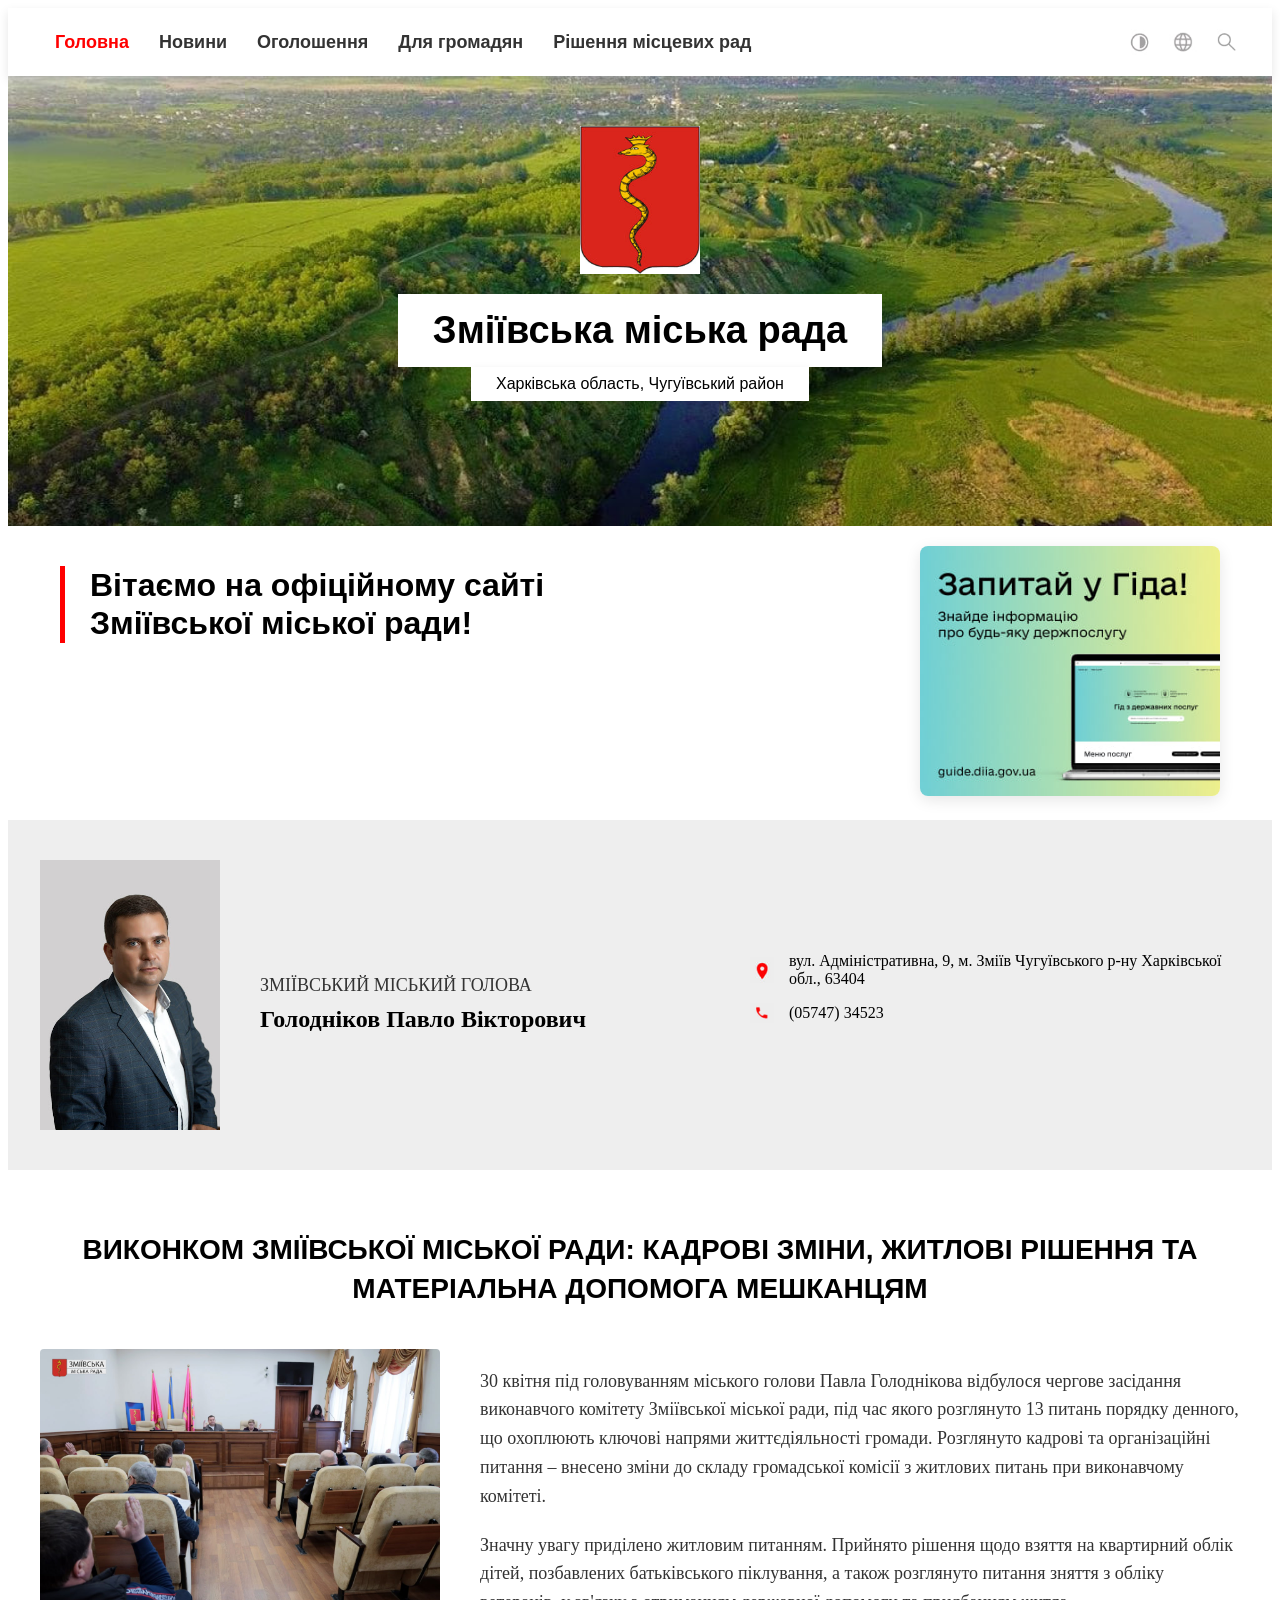
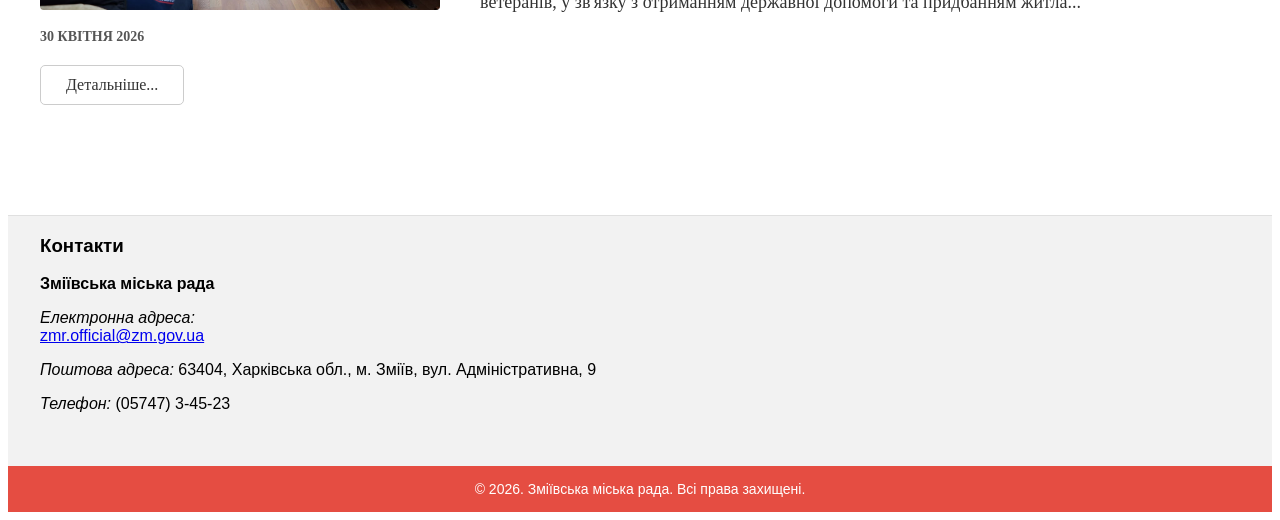
<file: Bykov_Pavlo/index.html>
<!DOCTYPE html>
<html lang="uk">
<head>
    <meta charset="UTF-8">
    <title>Зміївська міська рада</title>
    <link rel="stylesheet" href="css/style.css">
</head>
<body>
    <header class="main-header">
			<nav class="nav-menu">
				<ul class="nav-list">
					<li><a href="index.html" class="active">Головна</a></li>
					<li><a href="news.html">Новини</a></li>
					<li><a href="#">Оголошення</a></li>
					<li><a href="#">Для громадян</a></li>
					<li><a href="decisions.html">Рішення місцевих рад</a></li>
				</ul>        
			    <div class="nav-icons">
				    <img src="images/1.png" alt="Темний режим" class="header-icon">
				    <img src="images/2.png" alt="Мова" class="header-icon">
				    <img src="images/3.png" alt="Пошук" class="header-icon">
			    </div>
		   </nav>
    </header>
    <main> 
        <section class="hero-banner">
    		<div class="container">
        		<img src="images/banner2.png" class="banner-img">        
        		<div class="banner-content">
           			<img src="images/gerb.png" class="banner-gerb">
            		<div class="banner-text">
                		<h1 class="main-title">Зміївська міська рада</h1>
						<p class="sub-title">Харківська область, Чугуївський район</p>
            		</div>
       			 </div>
    		</div>
		</section>		
		<div class="welcome-container">
            <div class="welcome-block">
                <h2 class="welcome-text">
                    Вітаємо на офіційному сайті <br> 
                    Зміївської міської ради!
                </h2>
            </div>    
            <a href="https://guide.diia.gov.ua" target="_blank" class="guide-link">
                <img src="images/gid.png" alt="" class="guide-img">
            </a>
        </div>
		<section class="head-section">
    		<div class="head-container">       		
        		<div class="head-photo">
           	<img src="images/golova.png" alt="">
        </div>
        
        	<div class="head-info">
            	<p class="head-post">ЗМІЇВСЬКИЙ МІСЬКИЙ ГОЛОВА</p>
            	<h3 class="head-name">Голодніков Павло Вікторович</h3>
        	</div>

        
        	<div class="head-contacts">
            	<div class="contact-item">
                		<img src="images/geo-icon.png" alt="Адреса">
                		<span>вул. Адміністративна, 9, м. Зміїв Чугуївського р-ну Харківської обл., 63404</span>
            		</div>
            		<div class="contact-item">
                		<img src="images/phone-icon.png" alt="Телефон">
                		<span>(05747) 34523</span>
            		</div>            		
       			</div>
    		</div>
		</section>
		<section class="news-section">
    <div class="news-container">
        <h2 class="news-main-title">
            ВИКОНКОМ ЗМІЇВСЬКОЇ МІСЬКОЇ РАДИ: КАДРОВІ ЗМІНИ, ЖИТЛОВІ РІШЕННЯ ТА МАТЕРІАЛЬНА ДОПОМОГА МЕШКАНЦЯМ
        </h2>

        <div class="news-content">
            <div class="news-left">
                <img src="images/news1.png" alt="Засідання виконкому" class="news-img">
                
                <div class="news-meta">
                    <span class="news-date">30 КВІТНЯ 2026</span>
                </div>

				
                <a href="http://www.zmiivmisto.gov.ua/6376-vikonkom-zmijivskoji-miskoji-radi-kadrovi-zmini-zhitlovi-rishennya-ta-materialna-dopomoga-meshkantsyam.html" class="btn-more">Детальніше...</a>
            	</div>

            
                    <div class="news-right">
                        <p>30 квітня під головуванням міського голови Павла Голоднікова відбулося чергове засідання виконавчого комітету Зміївської міської ради, під час якого розглянуто 13 питань порядку денного, що охоплюють ключові напрями життєдіяльності громади. Розглянуто кадрові та організаційні питання – внесено зміни до складу громадської комісії з житлових питань при виконавчому комітеті.</p>
                        <p>Значну увагу приділено житловим питанням. Прийнято рішення щодо взяття на квартирний облік дітей, позбавлених батьківського піклування, а також розглянуто питання зняття з обліку ветеранів, у зв'язку з отриманням державної допомоги та придбанням житла...</p>
           		   </div>
        	   </div>
    	   </div>
	   </section>
    </main>
	<footer class="site-footer">
    	<div class="footer-gray-zone">
    <div class="container">
				<div class="footer-columns">
					<!-- Колонка 1: Контакти -->
					<div class="footer-column">
						<h3 class="footer-heading">Контакти</h3>
						<p class="footer-org"><strong>Зміївська міська рада</strong></p>
						
						<p class="footer-info">
							<em>Електронна адреса:</em><br>
							<a href="mailto:zmr.official@zm.gov.ua" class="footer-email">zmr.official@zm.gov.ua</a>
						</p>
						
						<p class="footer-info">
							<em>Поштова адреса:</em> 63404, Харківська обл., м. Зміїв, вул. Адміністративна, 9
						</p>
						
						<p class="footer-info">
							<em>Телефон:</em> (05747) 3-45-23
						</p>
					</div>
					
					<div class="footer-column"></div>
					<div class="footer-column"></div>
					<div class="footer-column"></div>
				</div>
			</div>
		</div>
    
    	<div class="footer-red-line">
        	<p>© 2026. Зміївська міська рада. Всі права захищені.</p>
    	</div>
	</footer>		
</body>
</html>
</file>
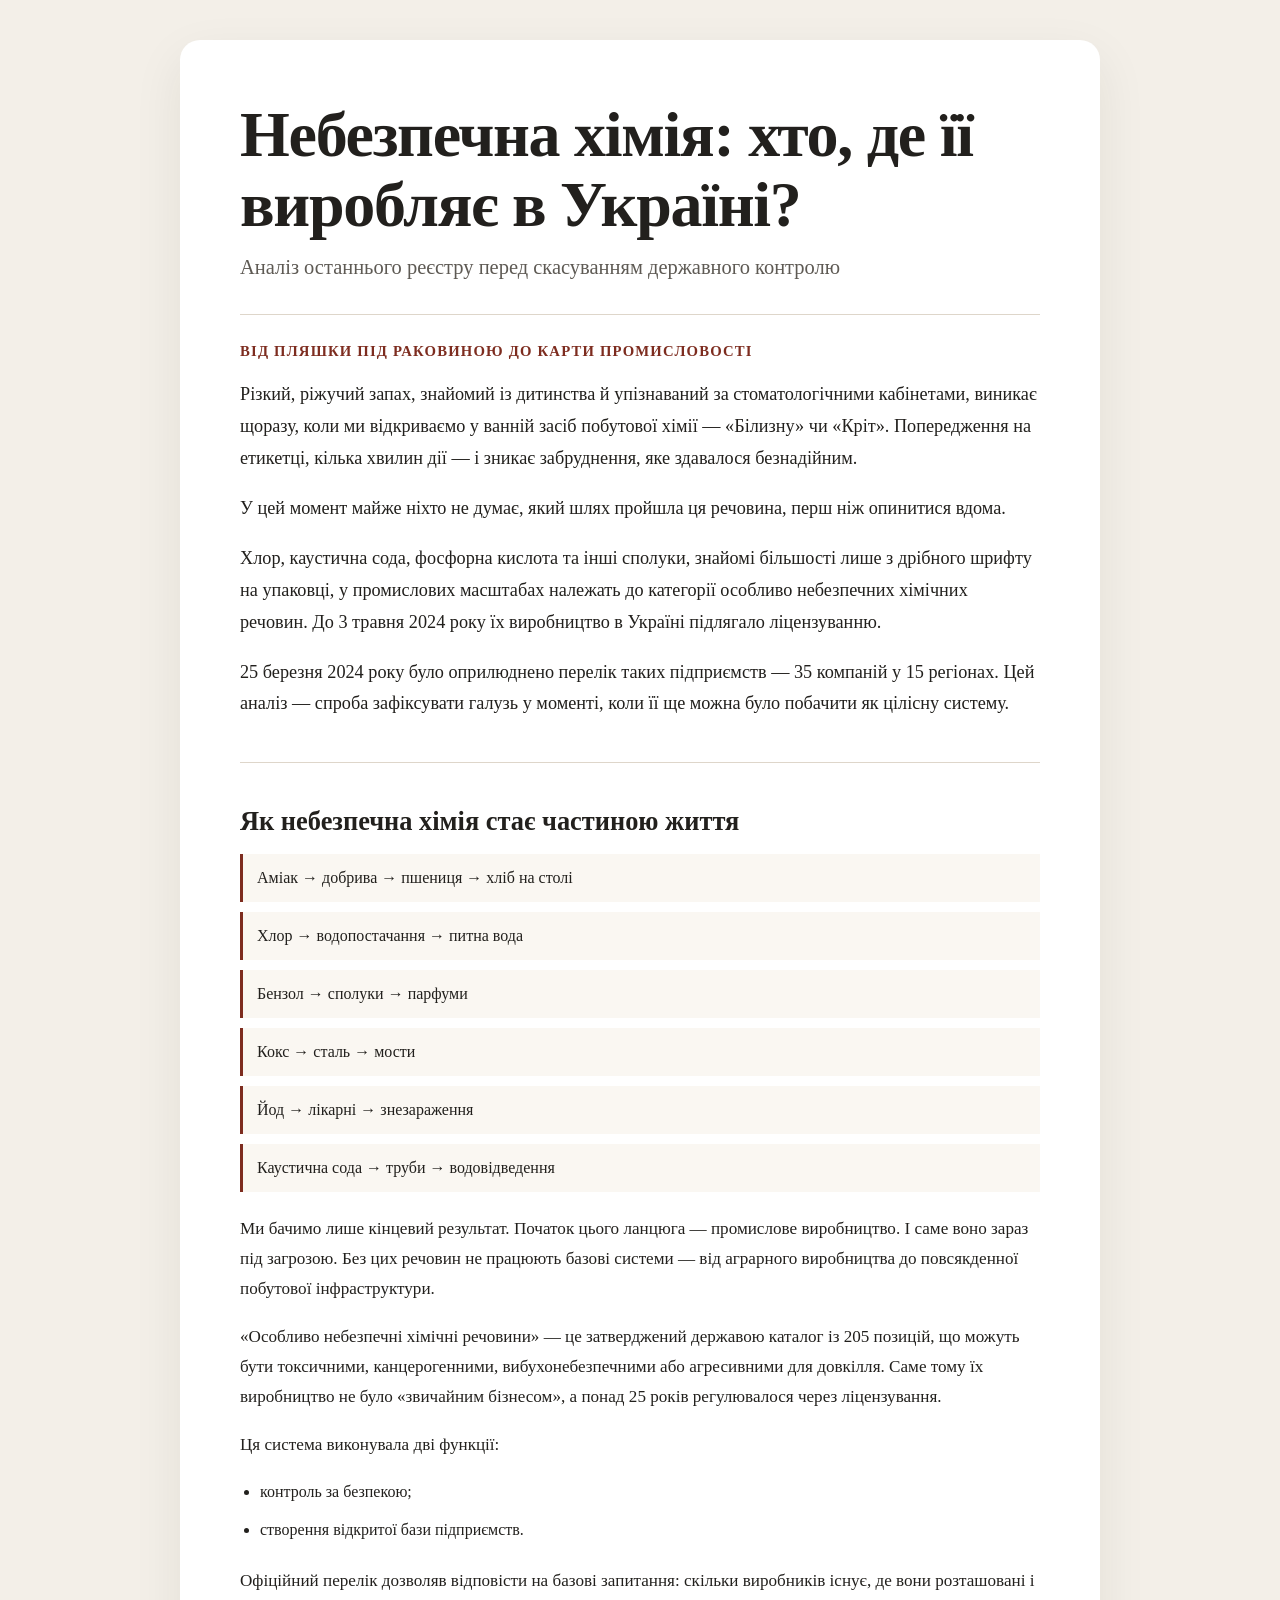
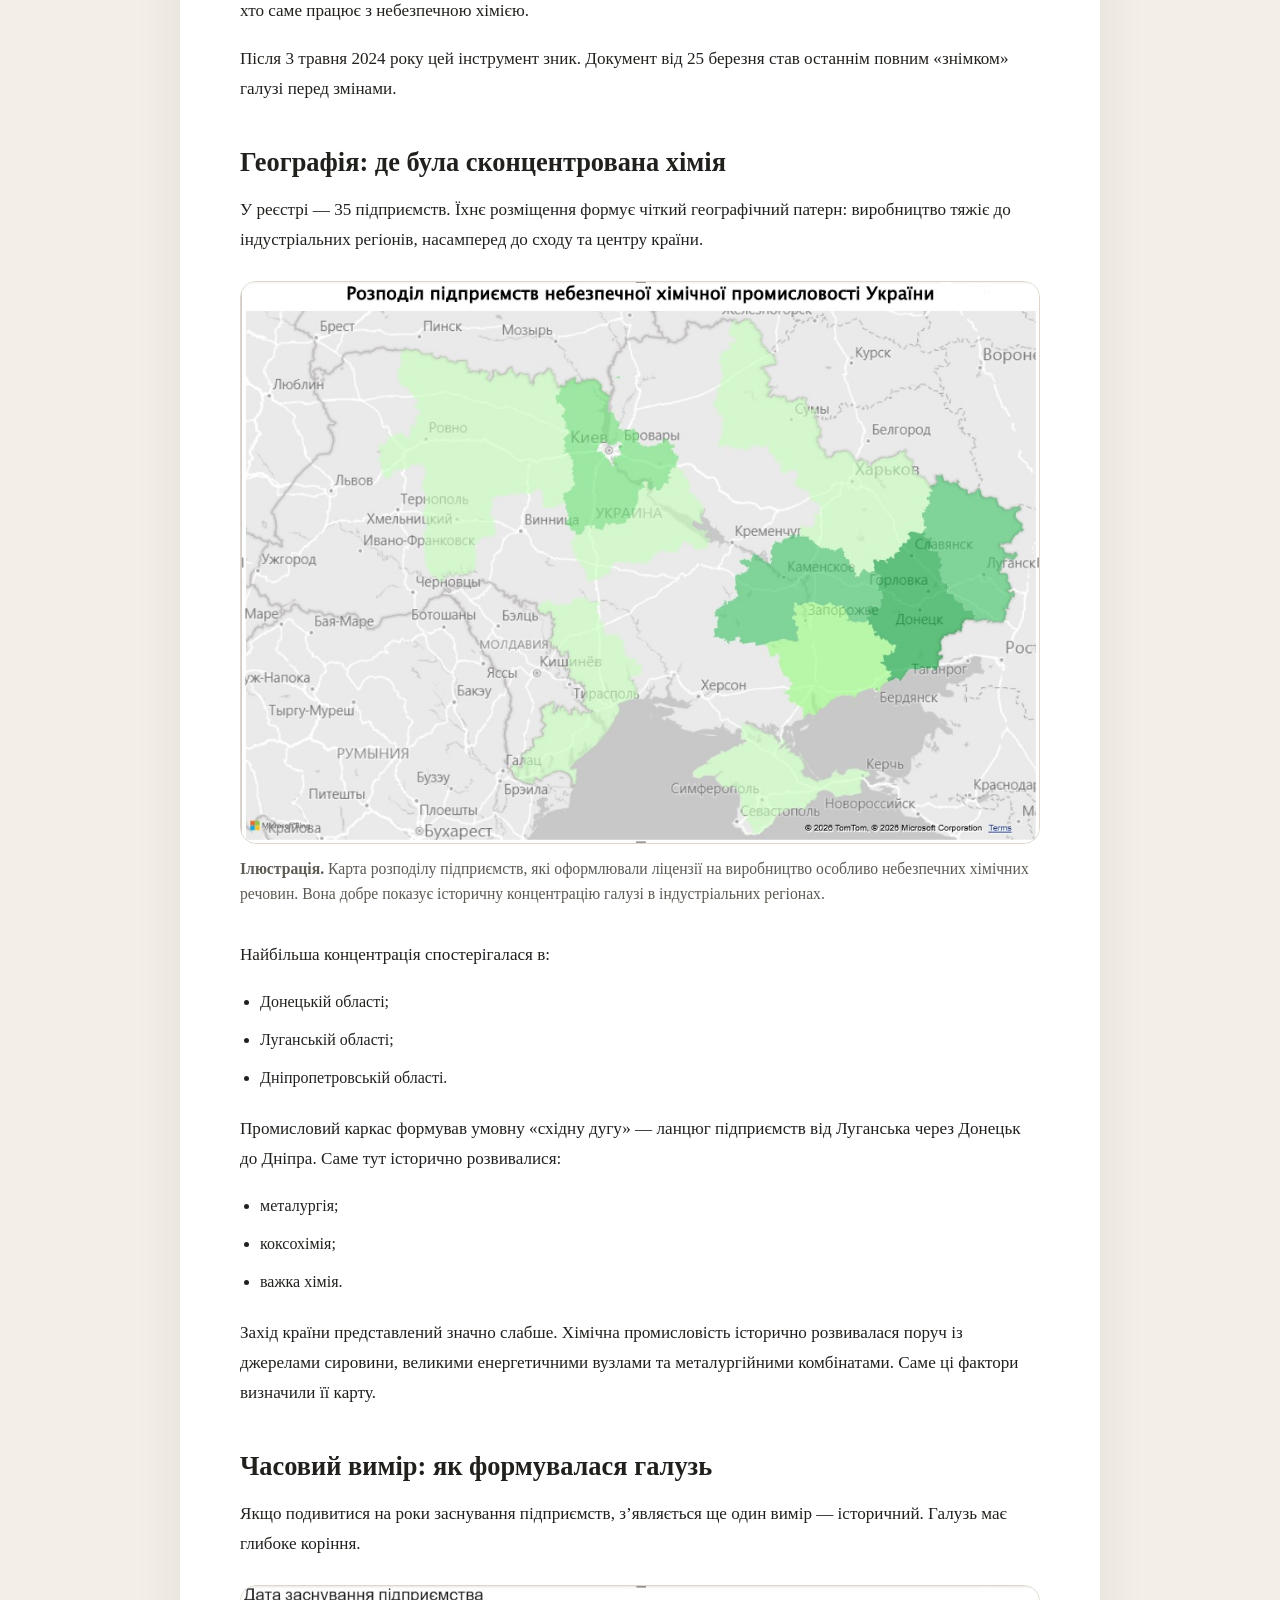
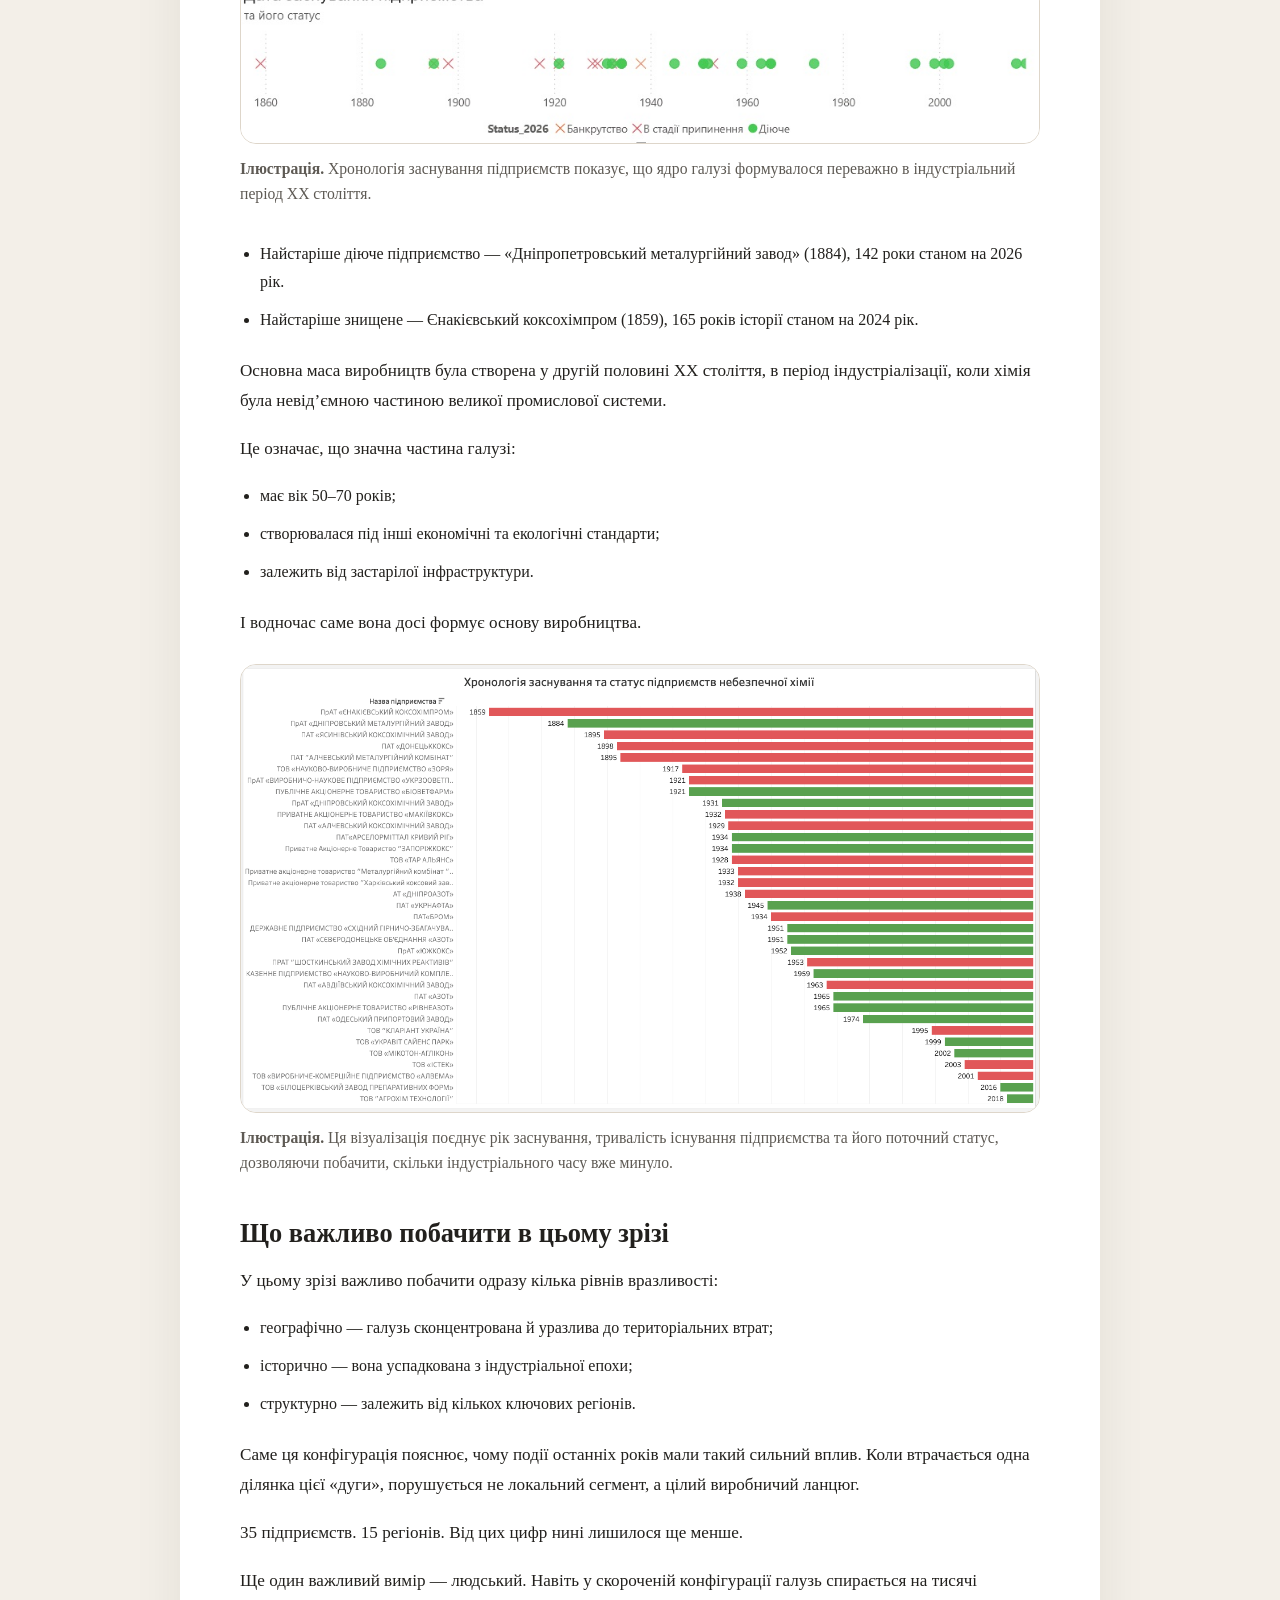
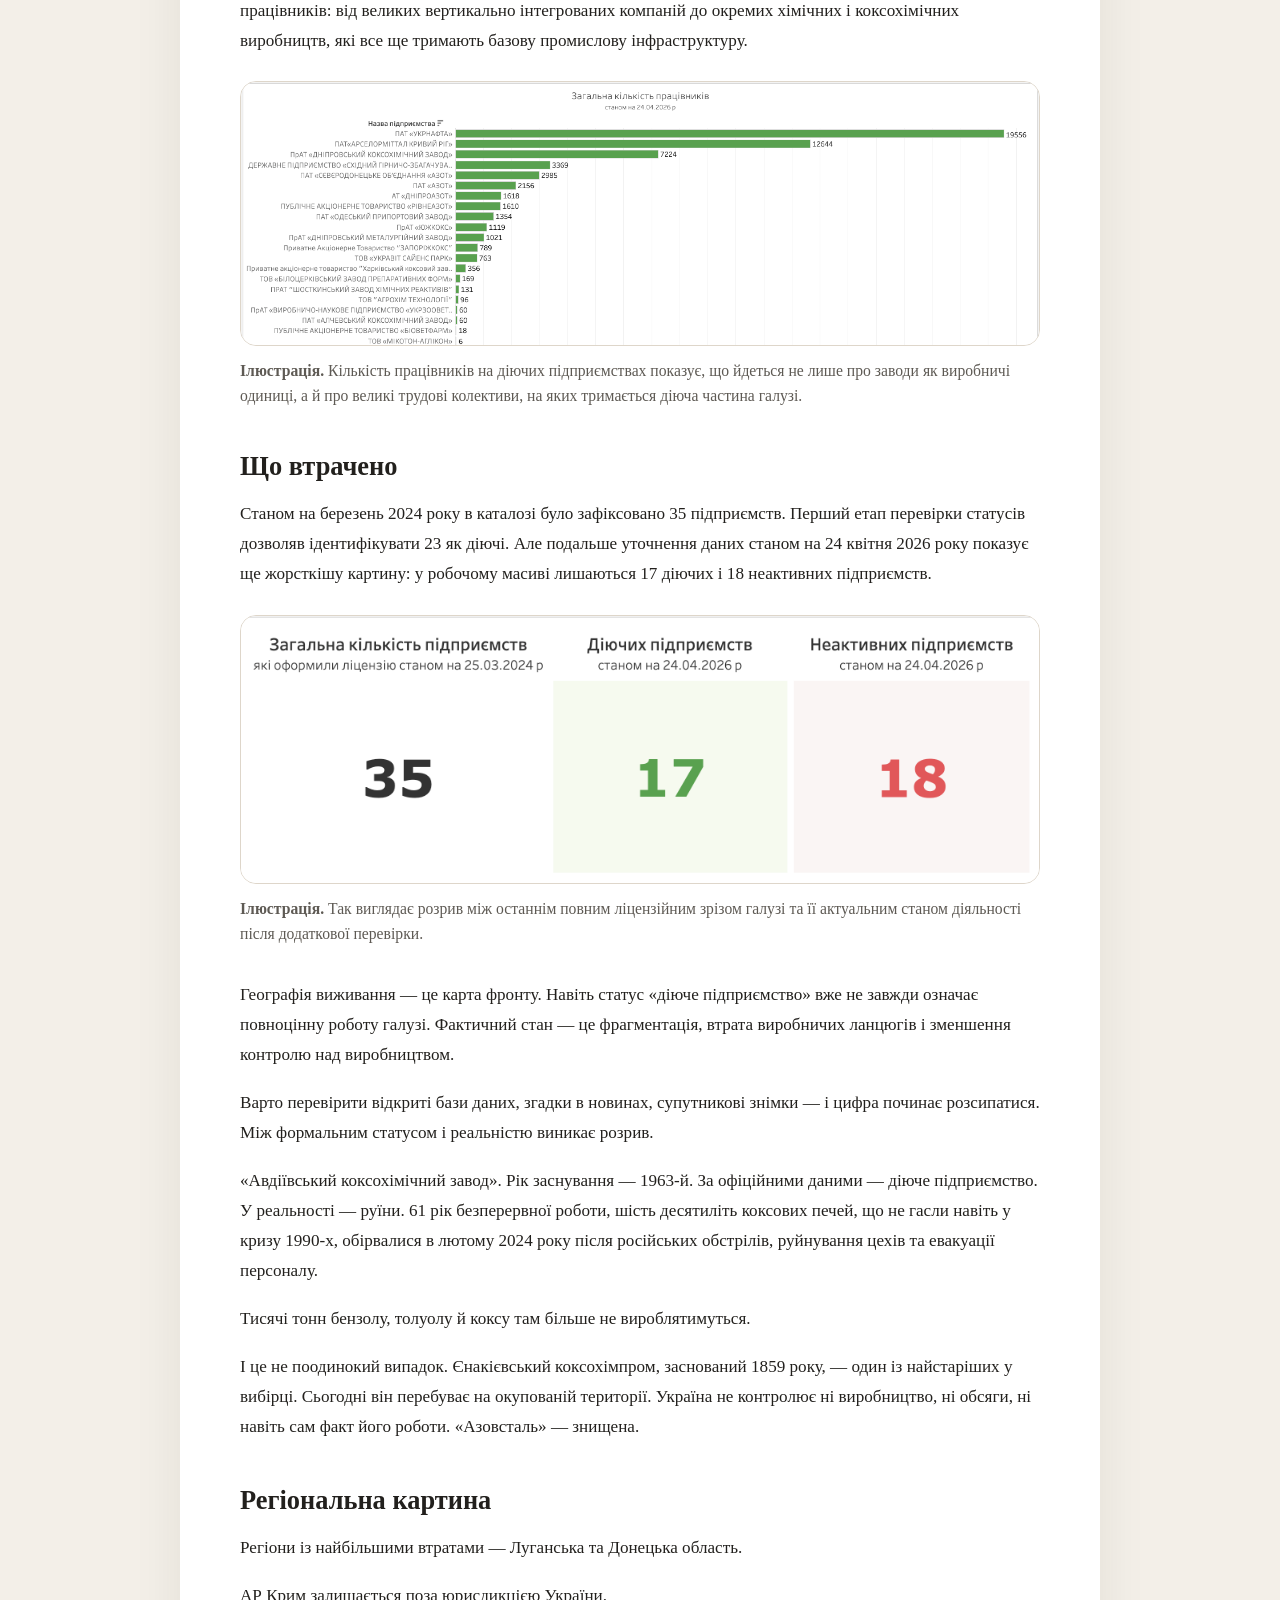
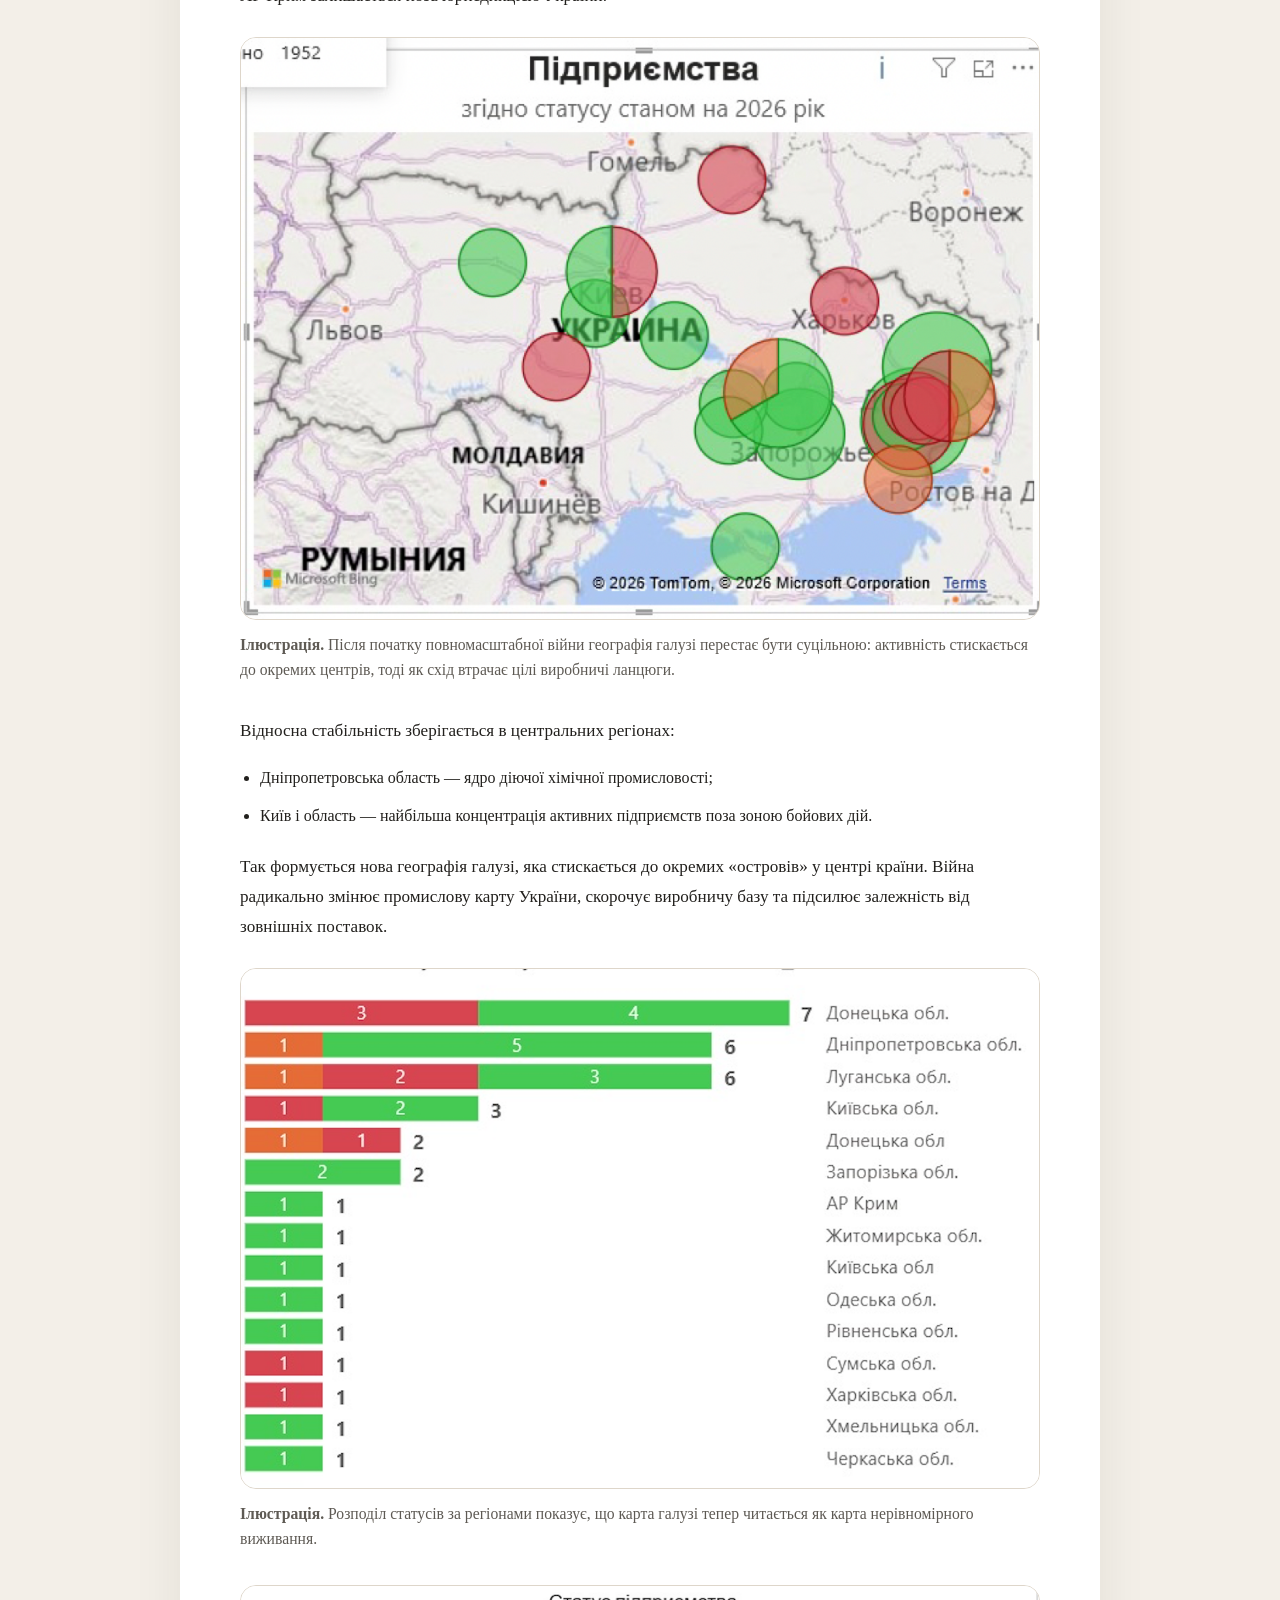
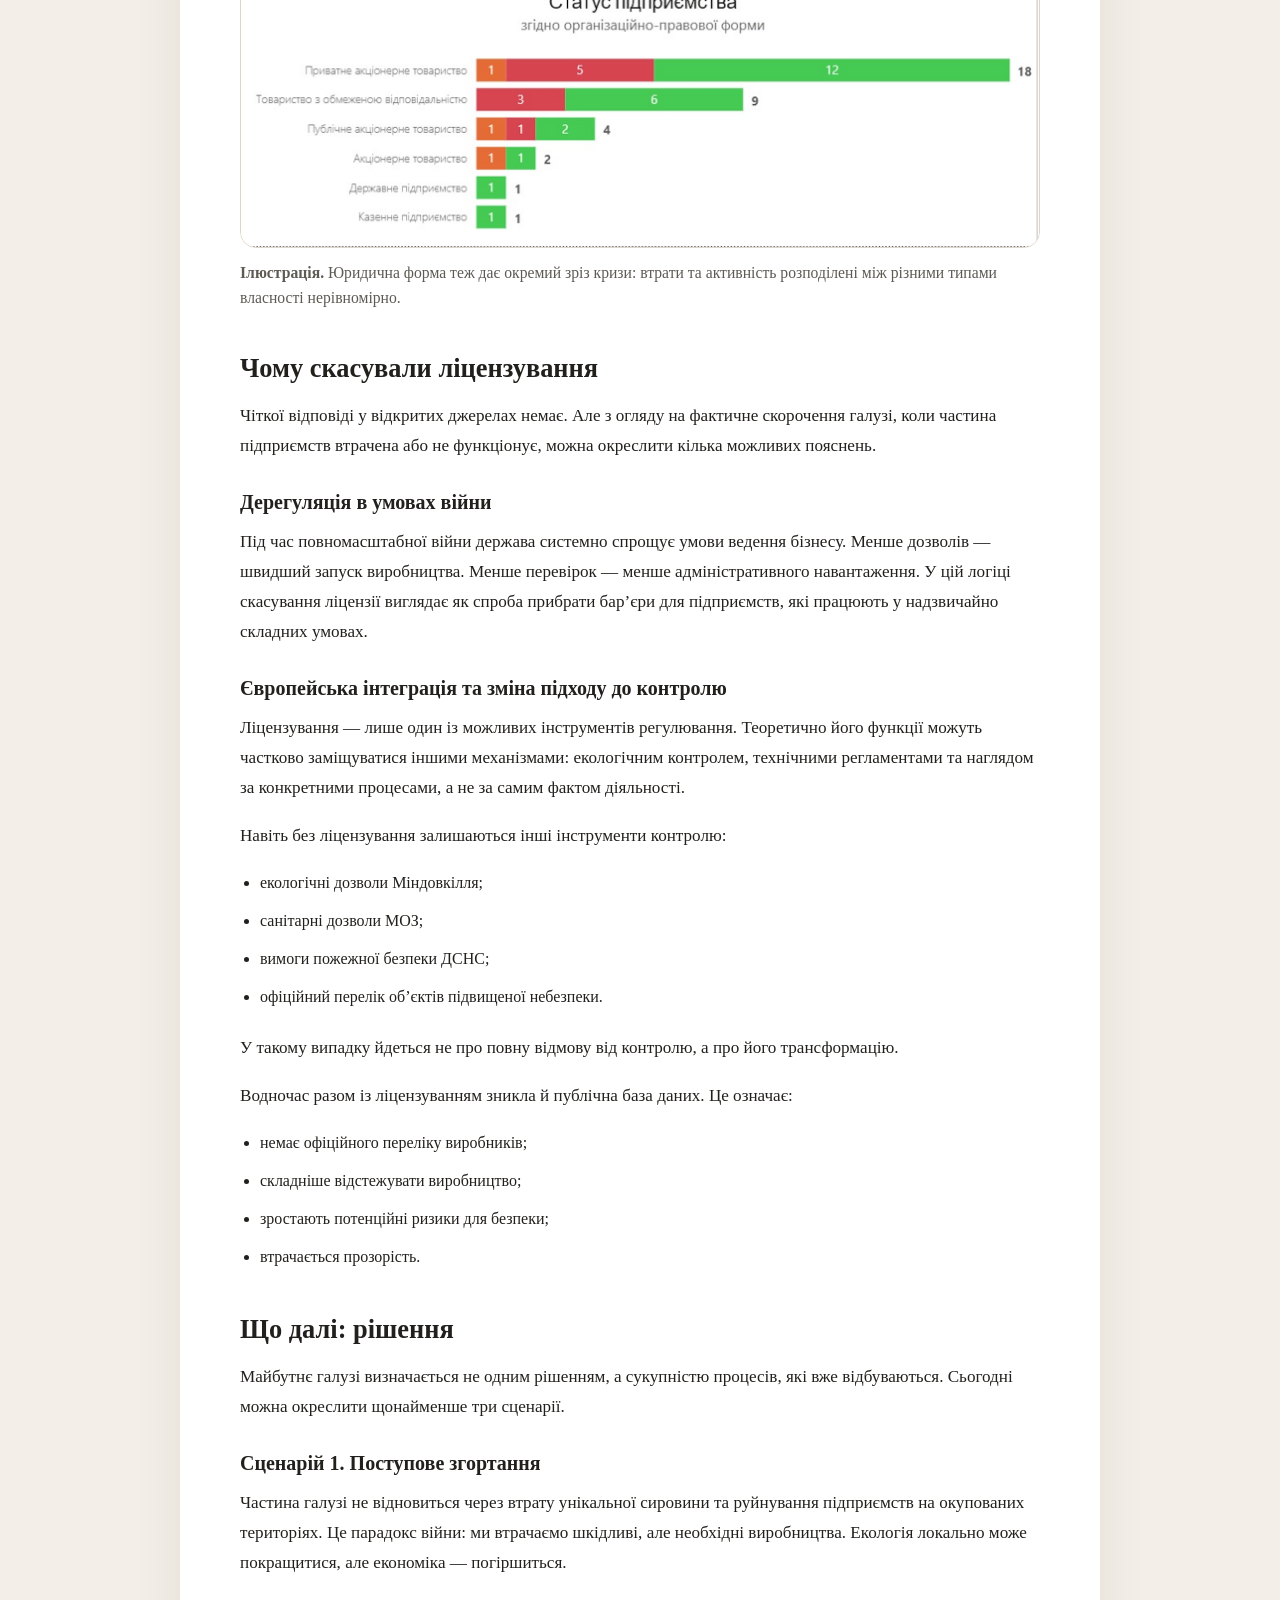
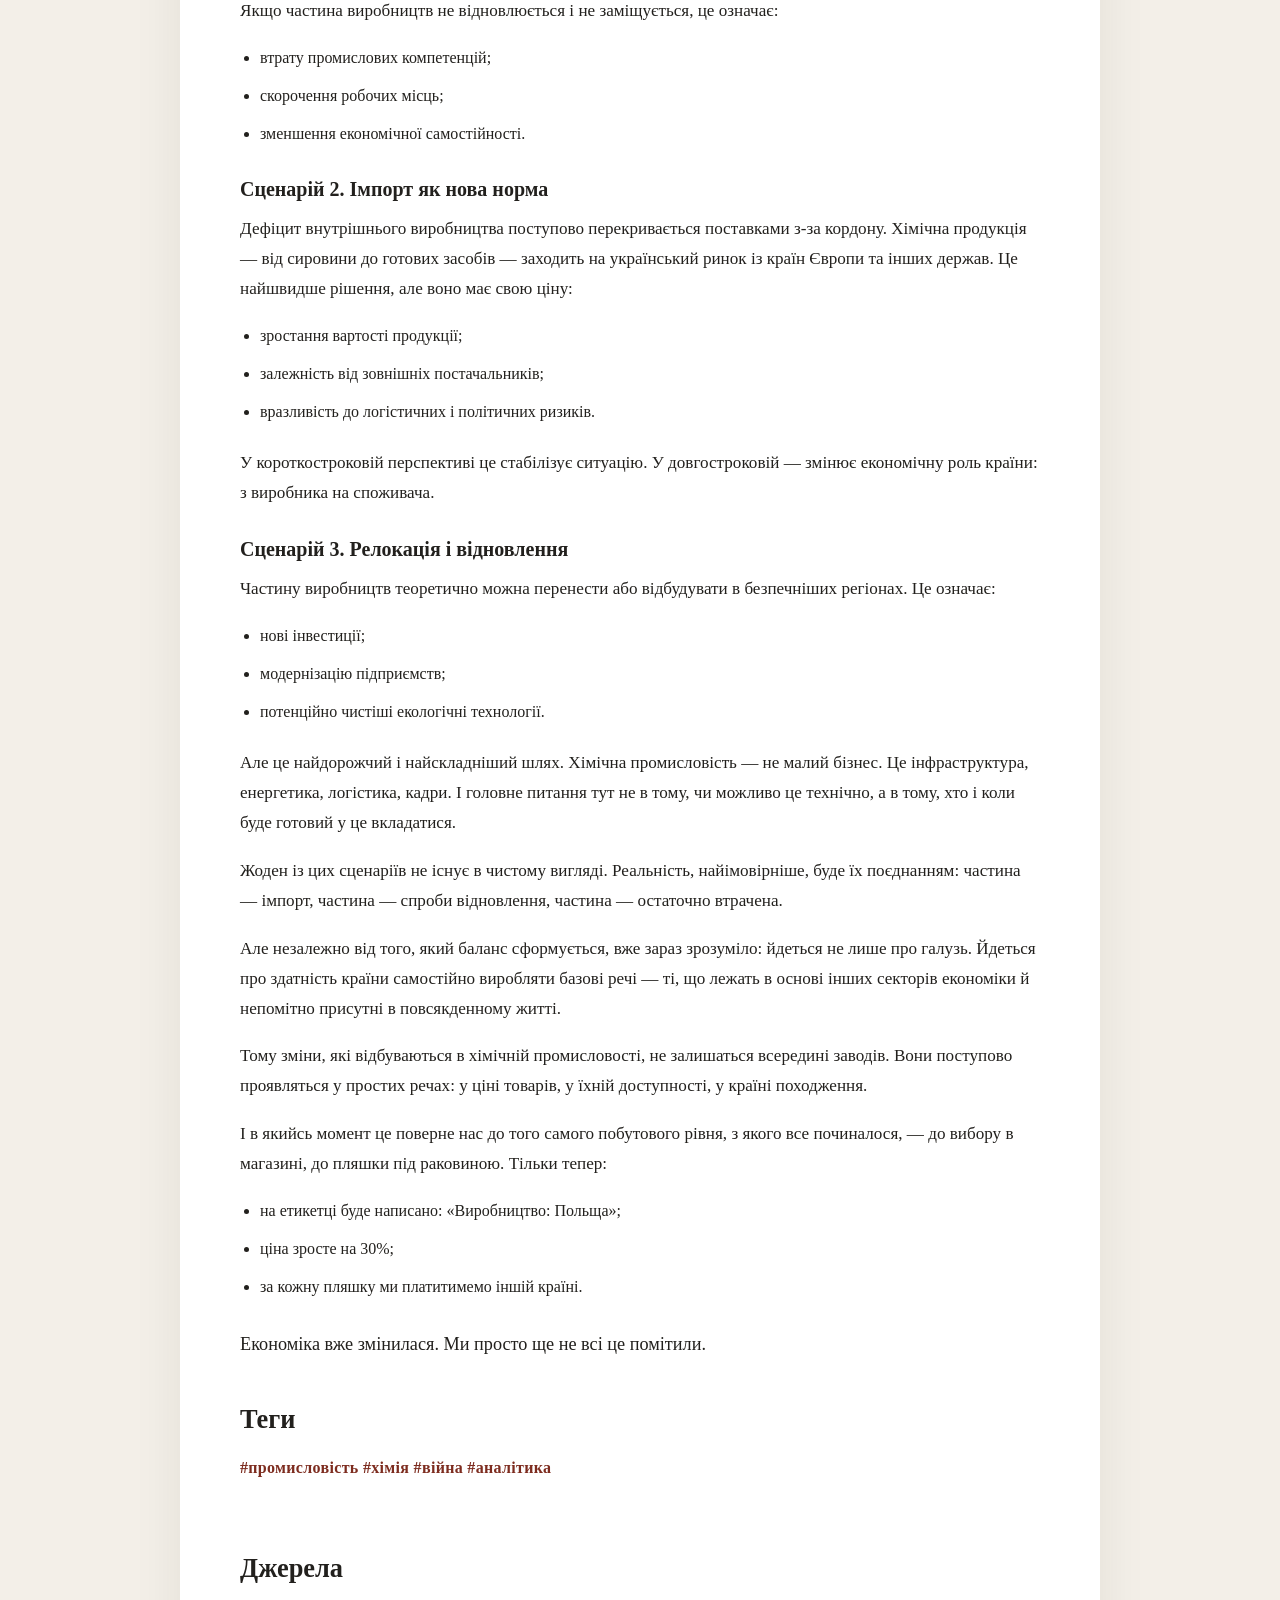
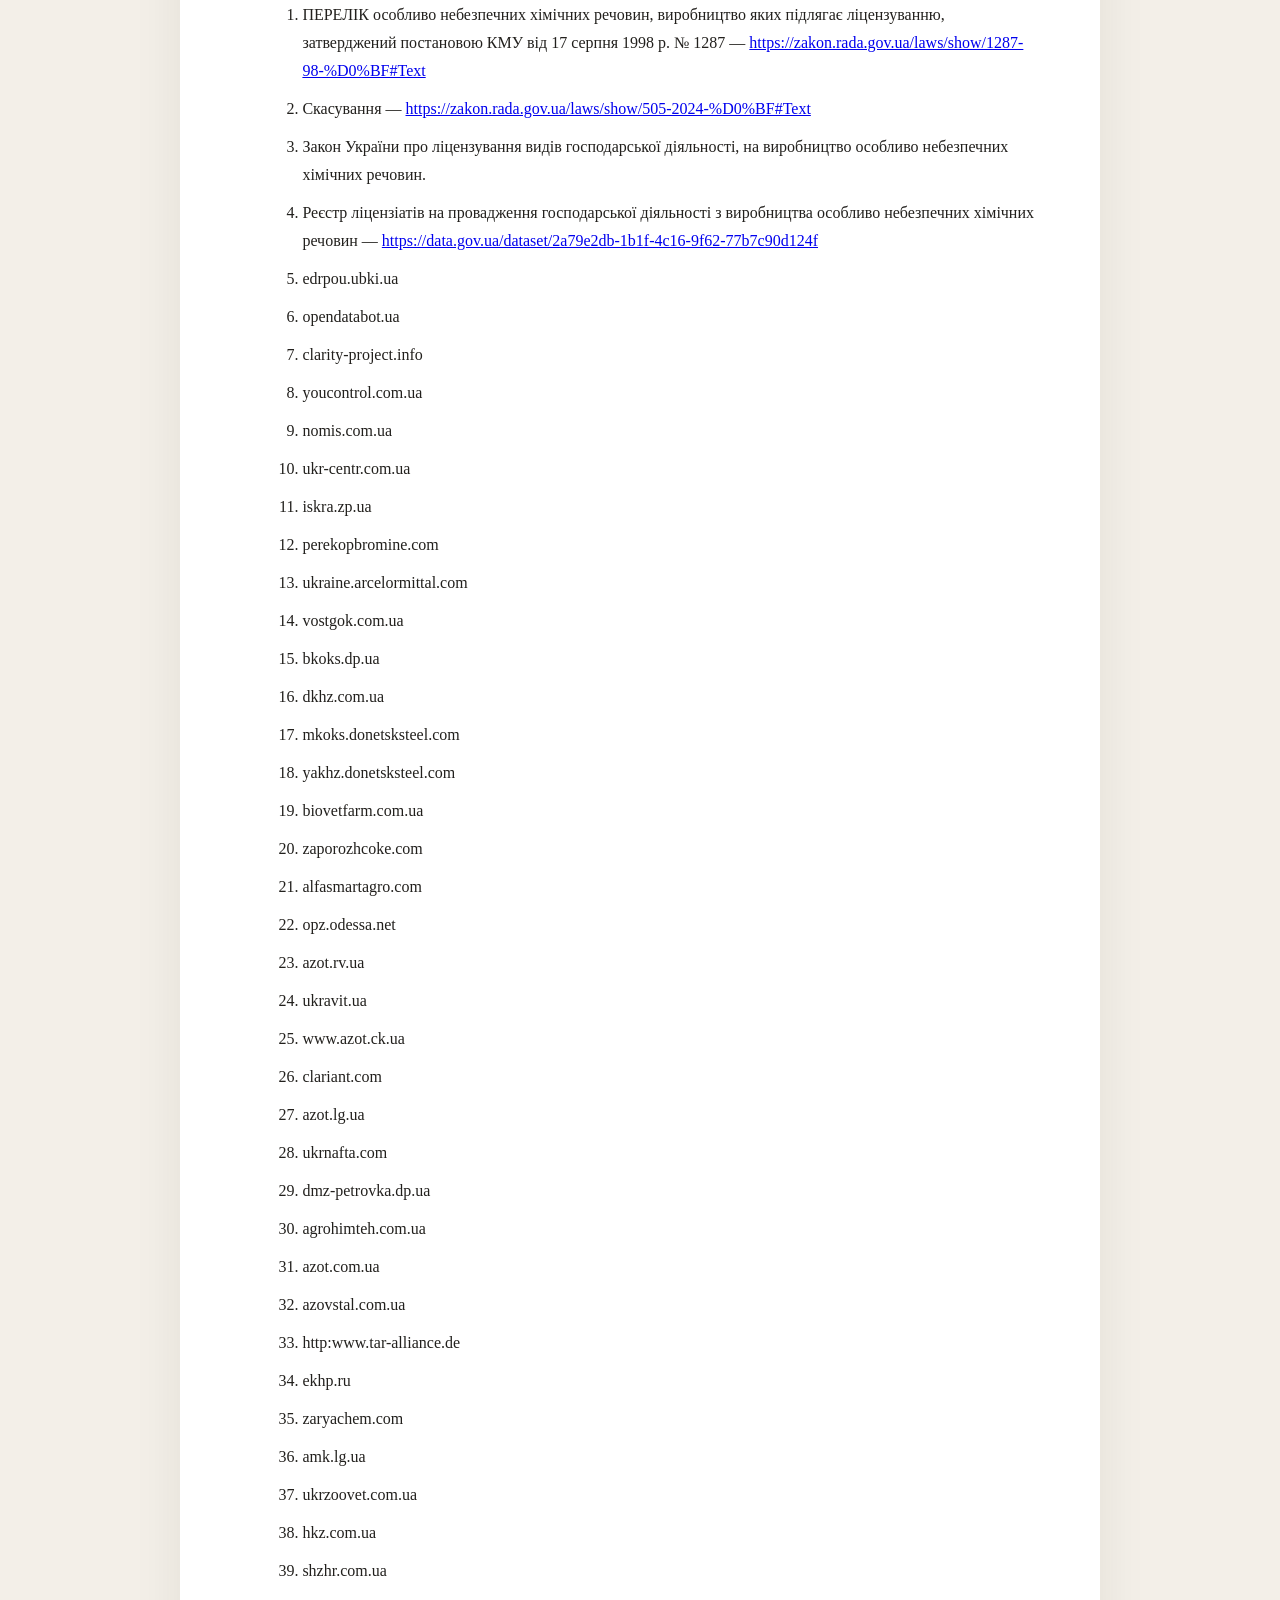
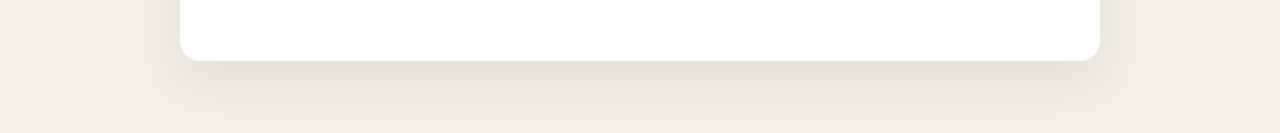
<file: Omelianchuk Anzhelika/index.html>
<!DOCTYPE html>
<html lang="uk">
<head>
    <meta charset="UTF-8">
    <meta name="viewport" content="width=device-width, initial-scale=1.0">
    <title>Небезпечна хімія: хто, де її виробляє в Україні?</title>
    <style>
        :root {
            color-scheme: light;
            --page-bg: #f3efe8;
            --paper-bg: #ffffff;
            --text: #22201d;
            --muted: #5e5a54;
            --rule: #ded6ca;
            --accent: #7d2c1f;
            --soft: #faf7f2;
        }

        * {
            box-sizing: border-box;
        }

        html {
            scroll-behavior: smooth;
        }

        body {
            margin: 0;
            font-family: Georgia, "Times New Roman", serif;
            background: var(--page-bg);
            color: var(--text);
            line-height: 1.75;
        }

        .page {
            width: min(920px, calc(100% - 32px));
            margin: 0 auto;
            padding: 40px 0 72px;
        }

        .article {
            background: var(--paper-bg);
            border-radius: 20px;
            padding: clamp(28px, 5vw, 60px);
            box-shadow: 0 18px 50px rgba(34, 32, 29, 0.08);
        }

        .article-header {
            margin-bottom: 32px;
        }

        h1 {
            margin: 0 0 12px;
            font-size: clamp(2.4rem, 5vw, 4rem);
            line-height: 1.1;
            letter-spacing: -0.02em;
        }

        .subtitle {
            margin: 0;
            font-size: 1.28rem;
            line-height: 1.45;
            color: var(--muted);
        }

        .lead {
            margin: 0 0 40px;
            padding: 24px 0;
            border-top: 1px solid var(--rule);
            border-bottom: 1px solid var(--rule);
        }

        .lead p {
            font-size: 1.14rem;
        }

        .lead-label {
            display: block;
            margin-bottom: 14px;
            color: var(--accent);
            font-size: 0.92rem;
            font-weight: 700;
            letter-spacing: 0.08em;
            text-transform: uppercase;
        }

        h2 {
            margin: 42px 0 16px;
            font-size: 1.65rem;
            line-height: 1.25;
        }

        h3 {
            margin: 28px 0 12px;
            font-size: 1.25rem;
            line-height: 1.3;
        }

        p {
            margin: 0 0 18px;
            font-size: 1.07rem;
        }

        ul {
            margin: 0 0 22px 1.25rem;
            padding: 0;
        }

        li {
            margin-bottom: 10px;
        }

        .chain-list {
            margin-left: 0;
            list-style: none;
        }

        .chain-list li {
            padding: 10px 14px;
            border-left: 3px solid var(--accent);
            background: var(--soft);
        }

        figure {
            margin: 26px 0 34px;
        }

        figure img {
            display: block;
            width: 100%;
            height: auto;
            border: 1px solid var(--rule);
            border-radius: 16px;
            background: #fff;
        }

        figcaption {
            margin-top: 12px;
            color: var(--muted);
            font-size: 0.98rem;
            line-height: 1.6;
        }

        .tags {
            margin-top: 18px;
            color: var(--accent);
            font-size: 1rem;
            font-weight: 700;
            letter-spacing: 0.02em;
        }

        .sources {
            padding-top: 10px;
        }

        .sources ol {
            margin-left: 1.4rem;
        }

        .sources code {
            font-family: "Courier New", monospace;
            font-size: 0.95em;
        }

        .closing {
            margin-top: 28px;
            font-size: 1.14rem;
        }

        @media (max-width: 640px) {
            .page {
                width: min(100%, calc(100% - 20px));
                padding: 16px 0 36px;
            }

            .article {
                border-radius: 14px;
            }

            .subtitle,
            .lead p,
            p,
            li {
                font-size: 1rem;
            }
        }
    </style>
</head>
<body>
    <main class="page">
        <article class="article">
            <header class="article-header">
                <h1>Небезпечна хімія: хто, де її виробляє в Україні?</h1>
                <p class="subtitle">Аналіз останнього реєстру перед скасуванням державного контролю</p>
            </header>

            <section class="lead" aria-label="Лід статті">
                <span class="lead-label">Від пляшки під раковиною до карти промисловості</span>
                <p>Різкий, ріжучий запах, знайомий із дитинства й упізнаваний за стоматологічними кабінетами, виникає щоразу, коли ми відкриваємо у ванній засіб побутової хімії — «Білизну» чи «Кріт». Попередження на етикетці, кілька хвилин дії — і зникає забруднення, яке здавалося безнадійним.</p>
                <p>У цей момент майже ніхто не думає, який шлях пройшла ця речовина, перш ніж опинитися вдома.</p>
                <p>Хлор, каустична сода, фосфорна кислота та інші сполуки, знайомі більшості лише з дрібного шрифту на упаковці, у промислових масштабах належать до категорії особливо небезпечних хімічних речовин. До 3 травня 2024 року їх виробництво в Україні підлягало ліцензуванню.</p>
                <p>25 березня 2024 року було оприлюднено перелік таких підприємств — 35 компаній у 15 регіонах. Цей аналіз — спроба зафіксувати галузь у моменті, коли її ще можна було побачити як цілісну систему.</p>
            </section>

            <section>
                <h2>Як небезпечна хімія стає частиною життя</h2>
                <ul class="chain-list">
                    <li>Аміак → добрива → пшениця → хліб на столі</li>
                    <li>Хлор → водопостачання → питна вода</li>
                    <li>Бензол → сполуки → парфуми</li>
                    <li>Кокс → сталь → мости</li>
                    <li>Йод → лікарні → знезараження</li>
                    <li>Каустична сода → труби → водовідведення</li>
                </ul>

                <p>Ми бачимо лише кінцевий результат. Початок цього ланцюга — промислове виробництво. І саме воно зараз під загрозою. Без цих речовин не працюють базові системи — від аграрного виробництва до повсякденної побутової інфраструктури.</p>
                <p>«Особливо небезпечні хімічні речовини» — це затверджений державою каталог із 205 позицій, що можуть бути токсичними, канцерогенними, вибухонебезпечними або агресивними для довкілля. Саме тому їх виробництво не було «звичайним бізнесом», а понад 25 років регулювалося через ліцензування.</p>
                <p>Ця система виконувала дві функції:</p>
                <ul>
                    <li>контроль за безпекою;</li>
                    <li>створення відкритої бази підприємств.</li>
                </ul>
                <p>Офіційний перелік дозволяв відповісти на базові запитання: скільки виробників існує, де вони розташовані і хто саме працює з небезпечною хімією.</p>
                <p>Після 3 травня 2024 року цей інструмент зник. Документ від 25 березня став останнім повним «знімком» галузі перед змінами.</p>
            </section>

            <section>
                <h2>Географія: де була сконцентрована хімія</h2>
                <p>У реєстрі — 35 підприємств. Їхнє розміщення формує чіткий географічний патерн: виробництво тяжіє до індустріальних регіонів, насамперед до сходу та центру країни.</p>

                <figure>
                    <img src="images/70.jpg" alt="Карта України з концентрацією підприємств небезпечної хімічної промисловості за регіонами">
                    <figcaption><strong>Ілюстрація.</strong> Карта розподілу підприємств, які оформлювали ліцензії на виробництво особливо небезпечних хімічних речовин. Вона добре показує історичну концентрацію галузі в індустріальних регіонах.</figcaption>
                </figure>

                <p>Найбільша концентрація спостерігалася в:</p>
                <ul>
                    <li>Донецькій області;</li>
                    <li>Луганській області;</li>
                    <li>Дніпропетровській області.</li>
                </ul>
                <p>Промисловий каркас формував умовну «східну дугу» — ланцюг підприємств від Луганська через Донецьк до Дніпра. Саме тут історично розвивалися:</p>
                <ul>
                    <li>металургія;</li>
                    <li>коксохімія;</li>
                    <li>важка хімія.</li>
                </ul>
                <p>Захід країни представлений значно слабше. Хімічна промисловість історично розвивалася поруч із джерелами сировини, великими енергетичними вузлами та металургійними комбінатами. Саме ці фактори визначили її карту.</p>
            </section>

            <section>
                <h2>Часовий вимір: як формувалася галузь</h2>
                <p>Якщо подивитися на роки заснування підприємств, з’являється ще один вимір — історичний. Галузь має глибоке коріння.</p>

                <figure>
                    <img src="images/71.jpg" alt="Хронологія років заснування підприємств небезпечної хімії та їхнього поточного статусу">
                    <figcaption><strong>Ілюстрація.</strong> Хронологія заснування підприємств показує, що ядро галузі формувалося переважно в індустріальний період XX століття.</figcaption>
                </figure>

                <ul>
                    <li>Найстаріше діюче підприємство — «Дніпропетровський металургійний завод» (1884), 142 роки станом на 2026 рік.</li>
                    <li>Найстаріше знищене — Єнакієвський коксохімпром (1859), 165 років історії станом на 2024 рік.</li>
                </ul>
                <p>Основна маса виробництв була створена у другій половині XX століття, в період індустріалізації, коли хімія була невід’ємною частиною великої промислової системи.</p>
                <p>Це означає, що значна частина галузі:</p>
                <ul>
                    <li>має вік 50–70 років;</li>
                    <li>створювалася під інші економічні та екологічні стандарти;</li>
                    <li>залежить від застарілої інфраструктури.</li>
                </ul>
                <p>І водночас саме вона досі формує основу виробництва.</p>

                <figure>
                    <img src="images/timeline.jpg" alt="Тривалість існування підприємств небезпечної хімії від року заснування до 2026 року з позначенням статусу">
                    <figcaption><strong>Ілюстрація.</strong> Ця візуалізація поєднує рік заснування, тривалість існування підприємства та його поточний статус, дозволяючи побачити, скільки індустріального часу вже минуло.</figcaption>
                </figure>
            </section>

            <section>
                <h2>Що важливо побачити в цьому зрізі</h2>
                <p>У цьому зрізі важливо побачити одразу кілька рівнів вразливості:</p>
                <ul>
                    <li>географічно — галузь сконцентрована й уразлива до територіальних втрат;</li>
                    <li>історично — вона успадкована з індустріальної епохи;</li>
                    <li>структурно — залежить від кількох ключових регіонів.</li>
                </ul>
                <p>Саме ця конфігурація пояснює, чому події останніх років мали такий сильний вплив. Коли втрачається одна ділянка цієї «дуги», порушується не локальний сегмент, а цілий виробничий ланцюг.</p>
                <p>35 підприємств. 15 регіонів. Від цих цифр нині лишилося ще менше.</p>
                <p>Ще один важливий вимір — людський. Навіть у скороченій конфігурації галузь спирається на тисячі працівників: від великих вертикально інтегрованих компаній до окремих хімічних і коксохімічних виробництв, які все ще тримають базову промислову інфраструктуру.</p>

                <figure>
                    <img src="images/workers.jpg" alt="Кількість працівників на діючих підприємствах небезпечної хімії станом на 24 квітня 2026 року">
                    <figcaption><strong>Ілюстрація.</strong> Кількість працівників на діючих підприємствах показує, що йдеться не лише про заводи як виробничі одиниці, а й про великі трудові колективи, на яких тримається діюча частина галузі.</figcaption>
                </figure>
            </section>

            <section>
                <h2>Що втрачено</h2>
                <p>Станом на березень 2024 року в каталозі було зафіксовано 35 підприємств. Перший етап перевірки статусів дозволяв ідентифікувати 23 як діючі. Але подальше уточнення даних станом на 24 квітня 2026 року показує ще жорсткішу картину: у робочому масиві лишаються 17 діючих і 18 неактивних підприємств.</p>

                <figure>
                    <img src="images/kpi.jpg" alt="Ключові показники галузі: 35 ліцензованих підприємств, 17 діючих і 18 неактивних станом на 24 квітня 2026 року">
                    <figcaption><strong>Ілюстрація.</strong> Так виглядає розрив між останнім повним ліцензійним зрізом галузі та її актуальним станом діяльності після додаткової перевірки.</figcaption>
                </figure>
                <p>Географія виживання — це карта фронту. Навіть статус «діюче підприємство» вже не завжди означає повноцінну роботу галузі. Фактичний стан — це фрагментація, втрата виробничих ланцюгів і зменшення контролю над виробництвом.</p>
                <p>Варто перевірити відкриті бази даних, згадки в новинах, супутникові знімки — і цифра починає розсипатися. Між формальним статусом і реальністю виникає розрив.</p>
                <p>«Авдіївський коксохімічний завод». Рік заснування — 1963-й. За офіційними даними — діюче підприємство. У реальності — руїни. 61 рік безперервної роботи, шість десятиліть коксових печей, що не гасли навіть у кризу 1990-х, обірвалися в лютому 2024 року після російських обстрілів, руйнування цехів та евакуації персоналу.</p>
                <p>Тисячі тонн бензолу, толуолу й коксу там більше не вироблятимуться.</p>
                <p>І це не поодинокий випадок. Єнакієвський коксохімпром, заснований 1859 року, — один із найстаріших у вибірці. Сьогодні він перебуває на окупованій території. Україна не контролює ні виробництво, ні обсяги, ні навіть сам факт його роботи. «Азовсталь» — знищена.</p>
            </section>

            <section>
                <h2>Регіональна картина</h2>
                <p>Регіони із найбільшими втратами — Луганська та Донецька область.</p>
                <p>АР Крим залишається поза юрисдикцією України.</p>

                <figure>
                    <img src="images/regional.jpg" alt="Схематична карта України з активними та кризовими вузлами небезпечної хімічної промисловості станом на 2026 рік">
                    <figcaption><strong>Ілюстрація.</strong> Після початку повномасштабної війни географія галузі перестає бути суцільною: активність стискається до окремих центрів, тоді як схід втрачає цілі виробничі ланцюги.</figcaption>
                </figure>

                <p>Відносна стабільність зберігається в центральних регіонах:</p>
                <ul>
                    <li>Дніпропетровська область — ядро діючої хімічної промисловості;</li>
                    <li>Київ і область — найбільша концентрація активних підприємств поза зоною бойових дій.</li>
                </ul>
                <p>Так формується нова географія галузі, яка стискається до окремих «островів» у центрі країни. Війна радикально змінює промислову карту України, скорочує виробничу базу та підсилює залежність від зовнішніх поставок.</p>

                <figure>
                    <img src="images/status.jpg" alt="Статус підприємств небезпечної хімії за регіонами станом на 2026 рік">
                    <figcaption><strong>Ілюстрація.</strong> Розподіл статусів за регіонами показує, що карта галузі тепер читається як карта нерівномірного виживання.</figcaption>
                </figure>

                <figure>
                    <img src="images/legal.jpg" alt="Статус підприємств небезпечної хімії за організаційно-правовою формою станом на 2026 рік">
                    <figcaption><strong>Ілюстрація.</strong> Юридична форма теж дає окремий зріз кризи: втрати та активність розподілені між різними типами власності нерівномірно.</figcaption>
                </figure>
            </section>

            <section>
                <h2>Чому скасували ліцензування</h2>
                <p>Чіткої відповіді у відкритих джерелах немає. Але з огляду на фактичне скорочення галузі, коли частина підприємств втрачена або не функціонує, можна окреслити кілька можливих пояснень.</p>

                <h3>Дерегуляція в умовах війни</h3>
                <p>Під час повномасштабної війни держава системно спрощує умови ведення бізнесу. Менше дозволів — швидший запуск виробництва. Менше перевірок — менше адміністративного навантаження. У цій логіці скасування ліцензії виглядає як спроба прибрати бар’єри для підприємств, які працюють у надзвичайно складних умовах.</p>

                <h3>Європейська інтеграція та зміна підходу до контролю</h3>
                <p>Ліцензування — лише один із можливих інструментів регулювання. Теоретично його функції можуть частково заміщуватися іншими механізмами: екологічним контролем, технічними регламентами та наглядом за конкретними процесами, а не за самим фактом діяльності.</p>
                <p>Навіть без ліцензування залишаються інші інструменти контролю:</p>
                <ul>
                    <li>екологічні дозволи Міндовкілля;</li>
                    <li>санітарні дозволи МОЗ;</li>
                    <li>вимоги пожежної безпеки ДСНС;</li>
                    <li>офіційний перелік об’єктів підвищеної небезпеки.</li>
                </ul>
                <p>У такому випадку йдеться не про повну відмову від контролю, а про його трансформацію.</p>
                <p>Водночас разом із ліцензуванням зникла й публічна база даних. Це означає:</p>
                <ul>
                    <li>немає офіційного переліку виробників;</li>
                    <li>складніше відстежувати виробництво;</li>
                    <li>зростають потенційні ризики для безпеки;</li>
                    <li>втрачається прозорість.</li>
                </ul>
            </section>

            <section>
                <h2>Що далі: рішення</h2>
                <p>Майбутнє галузі визначається не одним рішенням, а сукупністю процесів, які вже відбуваються. Сьогодні можна окреслити щонайменше три сценарії.</p>

                <h3>Сценарій 1. Поступове згортання</h3>
                <p>Частина галузі не відновиться через втрату унікальної сировини та руйнування підприємств на окупованих територіях. Це парадокс війни: ми втрачаємо шкідливі, але необхідні виробництва. Екологія локально може покращитися, але економіка — погіршиться.</p>
                <p>Якщо частина виробництв не відновлюється і не заміщується, це означає:</p>
                <ul>
                    <li>втрату промислових компетенцій;</li>
                    <li>скорочення робочих місць;</li>
                    <li>зменшення економічної самостійності.</li>
                </ul>

                <h3>Сценарій 2. Імпорт як нова норма</h3>
                <p>Дефіцит внутрішнього виробництва поступово перекривається поставками з-за кордону. Хімічна продукція — від сировини до готових засобів — заходить на український ринок із країн Європи та інших держав. Це найшвидше рішення, але воно має свою ціну:</p>
                <ul>
                    <li>зростання вартості продукції;</li>
                    <li>залежність від зовнішніх постачальників;</li>
                    <li>вразливість до логістичних і політичних ризиків.</li>
                </ul>
                <p>У короткостроковій перспективі це стабілізує ситуацію. У довгостроковій — змінює економічну роль країни: з виробника на споживача.</p>

                <h3>Сценарій 3. Релокація і відновлення</h3>
                <p>Частину виробництв теоретично можна перенести або відбудувати в безпечніших регіонах. Це означає:</p>
                <ul>
                    <li>нові інвестиції;</li>
                    <li>модернізацію підприємств;</li>
                    <li>потенційно чистіші екологічні технології.</li>
                </ul>
                <p>Але це найдорожчий і найскладніший шлях. Хімічна промисловість — не малий бізнес. Це інфраструктура, енергетика, логістика, кадри. І головне питання тут не в тому, чи можливо це технічно, а в тому, хто і коли буде готовий у це вкладатися.</p>

                <p>Жоден із цих сценаріїв не існує в чистому вигляді. Реальність, найімовірніше, буде їх поєднанням: частина — імпорт, частина — спроби відновлення, частина — остаточно втрачена.</p>
                <p>Але незалежно від того, який баланс сформується, вже зараз зрозуміло: йдеться не лише про галузь. Йдеться про здатність країни самостійно виробляти базові речі — ті, що лежать в основі інших секторів економіки й непомітно присутні в повсякденному житті.</p>
                <p>Тому зміни, які відбуваються в хімічній промисловості, не залишаться всередині заводів. Вони поступово проявляться у простих речах: у ціні товарів, у їхній доступності, у країні походження.</p>
                <p>І в якийсь момент це поверне нас до того самого побутового рівня, з якого все починалося, — до вибору в магазині, до пляшки під раковиною. Тільки тепер:</p>
                <ul>
                    <li>на етикетці буде написано: «Виробництво: Польща»;</li>
                    <li>ціна зросте на 30%;</li>
                    <li>за кожну пляшку ми платитимемо іншій країні.</li>
                </ul>
                <p class="closing">Економіка вже змінилася. Ми просто ще не всі це помітили.</p>
            </section>

            <section>
                <h2>Теги</h2>
                <p class="tags">#промисловість #хімія #війна #аналітика</p>
            </section>

            <section class="sources">
                <h2>Джерела</h2>
                <ol>
                    <li>ПЕРЕЛІК особливо небезпечних хімічних речовин, виробництво яких підлягає ліцензуванню, затверджений постановою КМУ від 17 серпня 1998 р. № 1287 — <a href="https://zakon.rada.gov.ua/laws/show/1287-98-%D0%BF#Text">https://zakon.rada.gov.ua/laws/show/1287-98-%D0%BF#Text</a></li>
                    <li>Скасування — <a href="https://zakon.rada.gov.ua/laws/show/505-2024-%D0%BF#Text">https://zakon.rada.gov.ua/laws/show/505-2024-%D0%BF#Text</a></li>
                    <li>Закон України про ліцензування видів господарської діяльності, на виробництво особливо небезпечних хімічних речовин.</li>
                    <li>Реєстр ліцензіатів на провадження господарської діяльності з виробництва особливо небезпечних хімічних речовин — <a href="https://data.gov.ua/dataset/2a79e2db-1b1f-4c16-9f62-77b7c90d124f">https://data.gov.ua/dataset/2a79e2db-1b1f-4c16-9f62-77b7c90d124f</a></li>
                    <li>edrpou.ubki.ua</li>
                    <li>opendatabot.ua</li>
                    <li>clarity-project.info</li>
                    <li>youcontrol.com.ua</li>
                    <li>nomis.com.ua</li>
                    <li>ukr-centr.com.ua</li>
                    <li>iskra.zp.ua</li>
                    <li>perekopbromine.com</li>
                    <li>ukraine.arcelormittal.com</li>
                    <li>vostgok.com.ua</li>
                    <li>bkoks.dp.ua</li>
                    <li>dkhz.com.ua</li>
                    <li>mkoks.donetsksteel.com</li>
                    <li>yakhz.donetsksteel.com</li>
                    <li>biovetfarm.com.ua</li>
                    <li>zaporozhcoke.com</li>
                    <li>alfasmartagro.com</li>
                    <li>opz.odessa.net</li>
                    <li>azot.rv.ua</li>
                    <li>ukravit.ua</li>
                    <li>www.azot.ck.ua</li>
                    <li>clariant.com</li>
                    <li>azot.lg.ua</li>
                    <li>ukrnafta.com</li>
                    <li>dmz-petrovka.dp.ua</li>
                    <li>agrohimteh.com.ua</li>
                    <li>azot.com.ua</li>
                    <li>azovstal.com.ua</li>
                    <li>http:www.tar-alliance.de</li>
                    <li>ekhp.ru</li>
                    <li>zaryachem.com</li>
                    <li>amk.lg.ua</li>
                    <li>ukrzoovet.com.ua</li>
                    <li>hkz.com.ua</li>
                    <li>shzhr.com.ua</li>
                </ol>
            </section>
        </article>
    </main>
</body>
</html>
</file>
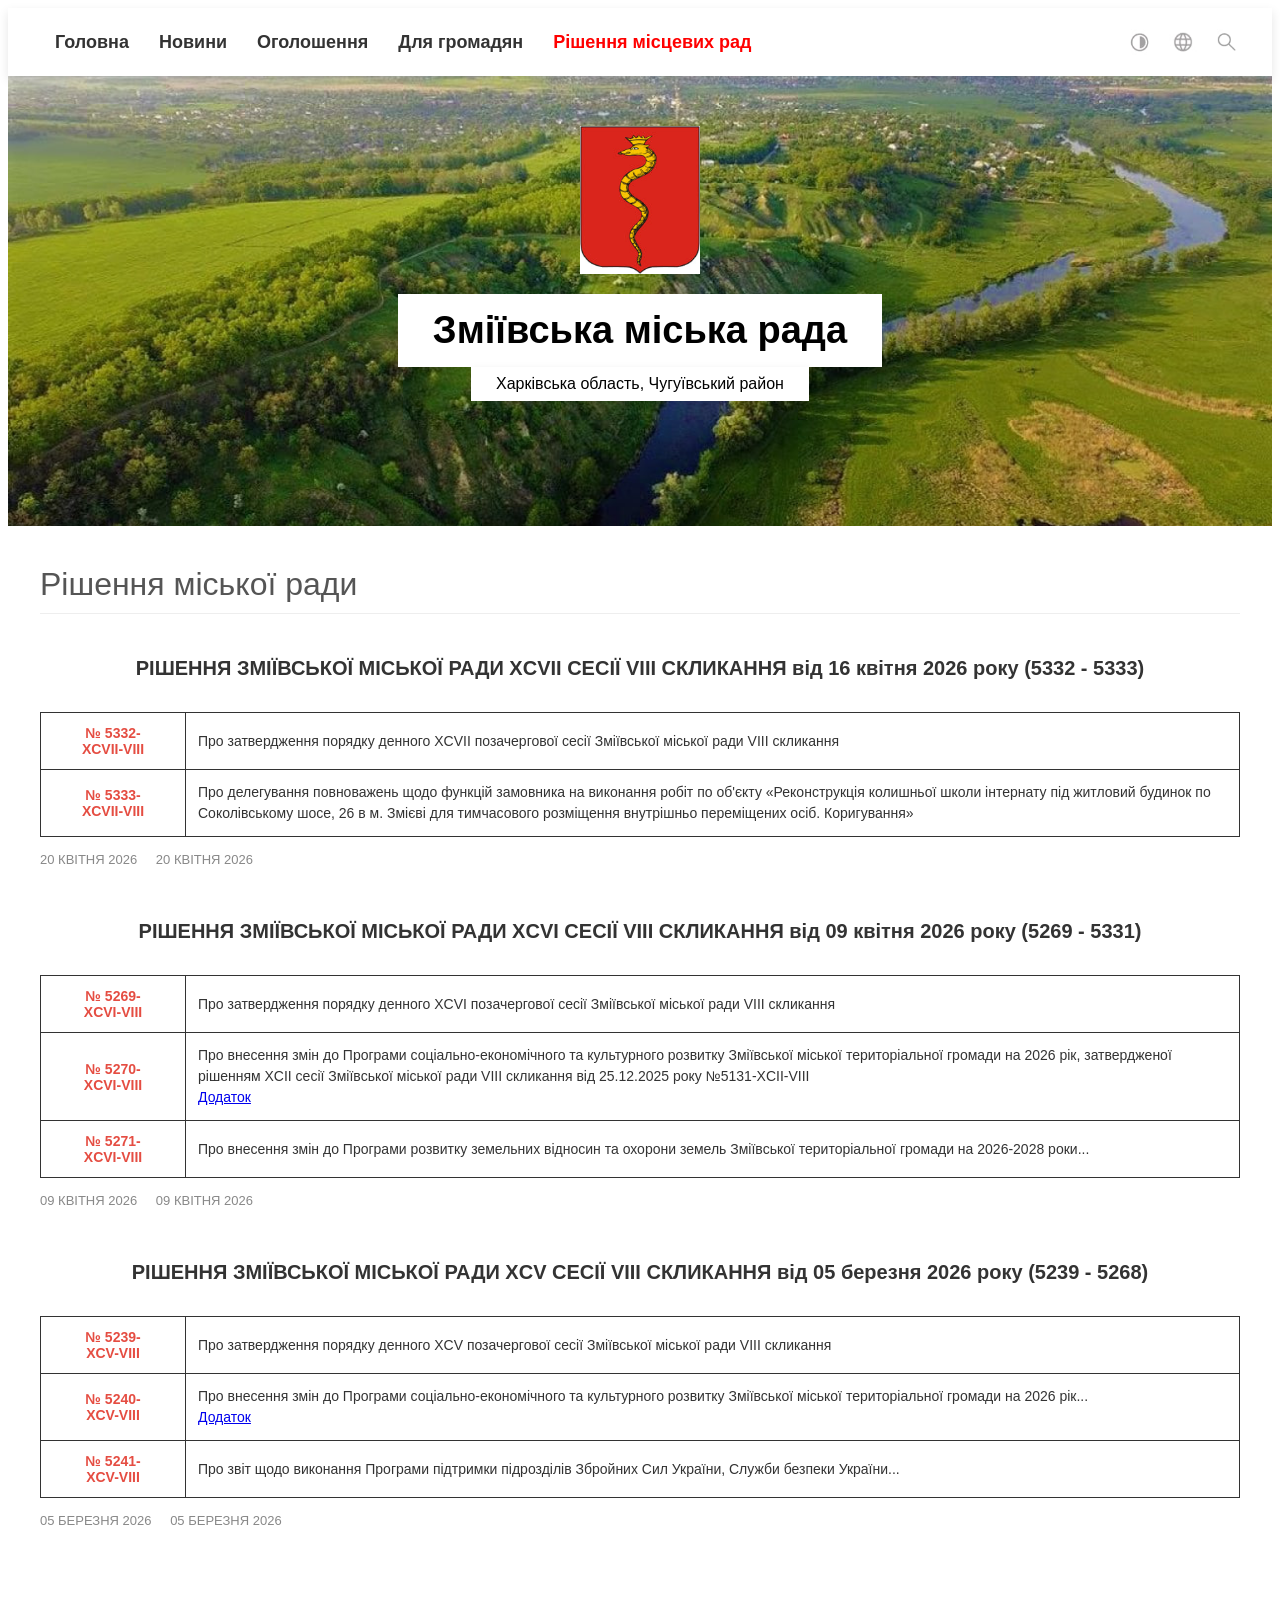
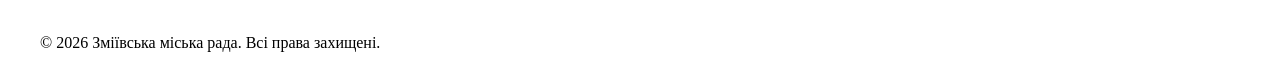
<file: Bykov_Pavlo/decisions.html>
<!DOCTYPE html>
<html lang="uk">
<head>
    <meta charset="UTF-8">
    <title>Рішення рад - Зміївська міська рада</title>
    <link rel="stylesheet" href="css/style.css">
</head>
<body>
    <header class="main-header">
        <nav class="nav-menu">
            <ul class="nav-list">
                <li><a href="index.html">Головна</a></li>
                <li><a href="news.html">Новини</a></li>
                <li><a href="#">Оголошення</a></li>
                <li><a href="#">Для громадян</a></li>
                <li><a href="decisions.html" class="active">Рішення місцевих рад</a></li>               
            </ul>        
            <div class="nav-icons">
                <img src="images/1.png" alt="Темний режим" class="header-icon">
                <img src="images/2.png" alt="Мова" class="header-icon">
                <img src="images/3.png" alt="Пошук" class="header-icon">
            </div>
       </nav>
    </header>

    <main> 
        <!-- Банер -->
        <section class="hero-banner">
            <div class="container">
                <img src="images/banner2.png" class="banner-img">        
                <div class="banner-content">
                    <img src="images/gerb.png" class="banner-gerb">
                    <div class="banner-text">
                        <h1 class="main-title">Зміївська міська рада</h1>
                        <p class="sub-title">Харківська область, Чугуївський район</p>
                    </div>
                 </div>
            </div>
        </section>

        <section class="decisions-section">
            <div class="container">
                <h2 class="page-title">Рішення міської ради</h2>
                <hr class="title-underline">
                                
                <div class="decision-card">
                    <h3 class="decision-main-title">
                        РІШЕННЯ ЗМІЇВСЬКОЇ МІСЬКОЇ РАДИ XCVII СЕСІЇ VIII СКЛИКАННЯ від 16 квітня 2026 року (5332 - 5333)
                    </h3>
                    
                    <table class="decision-table">
                        <tr>
                            <td class="doc-number">
                                <a href="http://www.zmiivmisto.gov.ua/images/Doc2026/_5332-X%D0%A1V%D0%86%D0%86-VIII_%D1%80%D1%96%D1%88%D0%B5%D0%BD%D0%BD%D1%8F_%D0%BF%D1%80%D0%BE_%D0%BF%D0%BE%D1%80%D1%8F%D0%B4%D0%BE%D0%BA_%D0%B4%D0%B5%D0%BD%D0%BD%D0%B8%D0%B9_-%D0%BD%D0%BE%D0%B2%D0%B8%D0%B9.doc" class="doc-link-red">
                                    № 5332-<br>XCVII-VIII
                                </a>
                            </td>
                            <td class="doc-text">Про затвердження порядку денного XCVII позачергової сесії Зміївської міської ради VIII скликання</td>
                        </tr>
                        <tr>
                            <td class="doc-number">
                            <a href="http://www.zmiivmisto.gov.ua/images/Doc2026/_5333-XCVII-VIII_%D1%80%D1%96%D1%88%D0%B5%D0%BD%D0%BD%D1%8F_%D0%BF%D1%80%D0%BE_%D0%B4%D0%B5%D0%BB%D0%B5%D0%B3%D1%83%D0%B2%D0%B0%D0%BD%D0%BD%D1%8F_%D1%84%D1%83%D0%BD%D0%BA%D1%86%D1%96%D0%B9_%D0%B7%D0%B0%D0%BC%D0%BE%D0%B2%D0%BD%D0%B8%D0%BA%D0%B0_%D0%BF%D0%BE_%D1%96%D0%BD%D1%82%D0%B5%D1%80%D0%BD%D0%B0%D1%82%D1%83.docx" class="doc-link-red">
                                № 5333-<br>XCVII-VIII
                            </a>
                            </td>
                            <td class="doc-text">
                                Про делегування повноважень щодо функцій замовника на виконання робіт по об'єкту «Реконструкція колишньої школи інтернату під житловий будинок по Соколівському шосе, 26 в м. Змієві для тимчасового розміщення внутрішньо переміщених осіб. Коригування»
                            </td>
                        </tr>
                    </table>
                    
                    <div class="decision-footer">
                        <div class="decision-meta">
                            <span> 20 КВІТНЯ 2026</span>
                            <span> 20 КВІТНЯ 2026</span>
                        </div>
                    </div>
                </div>

                
                <div class="decision-card">
                    <h3 class="decision-main-title">
                        РІШЕННЯ ЗМІЇВСЬКОЇ МІСЬКОЇ РАДИ XCVI СЕСІЇ VIII СКЛИКАННЯ від 09 квітня 2026 року (5269 - 5331)
                    </h3>
                    
                    <table class="decision-table">
                        <tr>
                            <td class="doc-number">№ 5269-<br>XCVI-VIII</td>
                            <td class="doc-text">Про затвердження порядку денного XCVI позачергової сесії Зміївської міської ради VIII скликання</td>
                        </tr>
                        <tr>
                            <td class="doc-number">№ 5270-<br>XCVI-VIII</td>
                            <td class="doc-text">
                                Про внесення змін до Програми соціально-економічного та культурного розвитку Зміївської міської територіальної громади на 2026 рік, затвердженої рішенням XCII сесії Зміївської міської ради VIII скликання від 25.12.2025 року №5131-XCII-VIII
                                <br><a href="#" class="doc-link">Додаток</a>
                            </td>
                        </tr>
                        <tr>
                            <td class="doc-number">№ 5271-<br>XCVI-VIII</td>
                            <td class="doc-text">Про внесення змін до Програми розвитку земельних відносин та охорони земель Зміївської територіальної громади на 2026-2028 роки...</td>
                        </tr>
                    </table>
                    
                    <div class="decision-footer">
                        <div class="decision-meta">
                            <span> 09 КВІТНЯ 2026</span>
                            <span> 09 КВІТНЯ 2026</span>
                        </div>
                    </div>
                </div>
               
                <div class="decision-card">
                    <h3 class="decision-main-title">
                        РІШЕННЯ ЗМІЇВСЬКОЇ МІСЬКОЇ РАДИ XCV СЕСІЇ VIII СКЛИКАННЯ від 05 березня 2026 року (5239 - 5268)
                    </h3>
                    
                    <table class="decision-table">
                        <tr>
                            <td class="doc-number">№ 5239-<br>XCV-VIII</td>
                            <td class="doc-text">Про затвердження порядку денного XCV позачергової сесії Зміївської міської ради VIII скликання</td>
                        </tr>
                        <tr>
                            <td class="doc-number">№ 5240-<br>XCV-VIII</td>
                            <td class="doc-text">
                                Про внесення змін до Програми соціально-економічного та культурного розвитку Зміївської міської територіальної громади на 2026 рік...
                                <br><a href="#" class="doc-link">Додаток</a>
                            </td>
                        </tr>
                        <tr>
                            <td class="doc-number">№ 5241-<br>XCV-VIII</td>
                            <td class="doc-text">Про звіт щодо виконання Програми підтримки підрозділів Збройних Сил України, Служби безпеки України...</td>
                        </tr>
                    </table>
                    
                    <div class="decision-footer">
                        <div class="decision-meta">
                            <span> 05 БЕРЕЗНЯ 2026</span>
                            <span> 05 БЕРЕЗНЯ 2026</span>
                        </div>
                    </div>
                </div>

            </div>
        </section>
    </main>

    <footer class="main-footer">
        <div class="container">
            <p>&copy; 2026 Зміївська міська рада. Всі права захищені.</p>
        </div>
    </footer>
</body>
</html>
</file>
<file: Bykov_Pavlo/css/style.css>
.main-header {
    background-color: #fff;
    padding: 20px 0;
    font-family: Arial, sans-serif;
    box-shadow: 0 4px 10px rgba(0, 0, 0, 0.1);
    position: relative;
    z-index: 100;
}

.nav-menu {
    display: flex;
    justify-content: flex-start; 
    align-items: center;
    max-width: 1200px;
    margin: 0 auto;
    width: 100%;
}

.nav-list {
    list-style: none;
    display: flex;
    margin: 0;
    padding: 0;
}

.nav-list li {
    margin: 0 15px; 
}

.nav-list a {
    text-decoration: none;
    color: #333;
    font-size: 18px;
    font-weight: 600;
    transition: 0.3s;
}

.nav-list a.active, 
.nav-list a:hover {
    color: #ff0000;
}

.nav-icons {
    margin-left: auto; 
    display: flex;
    gap: 15px;
    align-items: center;
}


.header-icon {
    width: 28px;
    height: 28px;
    object-fit: contain;
    cursor: pointer;
}

h1, h2 {
    font-family: "Helvetica Neue", Helvetica, Arial, sans-serif;
    margin: 0;
}

.hero-banner {
    position: relative;
    width: 100%;
    height: 450px; 
    margin: 0 auto;
    overflow: hidden; 
}

.banner-img {
    position: absolute;
    top: 0;
    left: 0;
    width: 100%;
    height: 100%;
    object-fit: cover;
    z-index: 1;
}

.banner-content {
    position: relative;
    z-index: 10;
    display: flex;
    flex-direction: column;
    align-items: center;
    justify-content: center;
    height: 100%; 
}

.banner-gerb {
    width: 120px;
    margin-top: 50px;    
    margin-bottom: 20px; 
    z-index: 12;
}

.banner-text {
    display: flex;
    flex-direction: column;
    align-items: center;
}

.main-title {
    display: block;
    background-color: #fff;
    color: #000;
    padding: 15px 35px;
    font-family: Arial, sans-serif;
    font-size: 38px; 
    font-weight: bold;
    margin: 0; 
    box-shadow: 0 4px 15px rgba(0,0,0,0.1);
    white-space: nowrap;  
}

.sub-title {
    display: inline-block;
    background-color: #fff;
    color: #000;
    padding: 8px 25px;
    font-family: Arial, sans-serif;
    font-size: 16px;
    margin: 0;
    box-shadow: 0 4px 10px rgba(0,0,0,0.1);
}


.welcome-text {
    font-family: Arial, sans-serif;
    font-size: 32px;              
    font-weight: 800;              
    line-height: 1.2;              
    color: #000;
    margin: 0;
}

.welcome-container {
    display: flex;
    justify-content: space-between;
    align-items: center;           
    max-width: 1200px;
    margin: 20px auto;             
    padding: 0 20px;
    box-sizing: border-box;
}

.welcome-block {
    border-left: 5px solid #ff0000;
    padding-left: 25px;
    margin: 0;    
    align-self: flex-start;
    margin-top: 20px             
}

.guide-img {
    width: 300px;                  
    height: auto;
    border-radius: 8px;            
    box-shadow: 0 4px 15px rgba(0,0,0,0.1); 
    transition: 0.3s;
}

.guide-img:hover {
    transform: scale(1.03);       
}
.head-section {
    background-color: #eeeeee; /* Светло-серый фон как на скрине */
    padding: 40px 0;
    width: 100%;
}

.head-container {
    max-width: 1200px;
    margin: 0 auto;
    display: flex;
    align-items: center; /* Центрируем всё по вертикали */
    justify-content: space-between;
    padding: 0 20px;
}

.head-photo img {
    width: 180px; /* Размер фото */
    height: auto;
    display: block;
}

.head-info {
    flex: 1;
    padding-left: 40px;
}

.head-post {
    font-size: 18px;
    color: #333;
    margin-bottom: 10px;
    text-transform: uppercase;
}

.head-name {
    font-size: 24px;
    font-weight: bold;
    margin: 0;
}

.head-contacts {
    flex: 1;
}

.contact-item {
    display: flex;
    align-items: center;
    margin-bottom: 15px;
    font-size: 16px;
}

.contact-item img {
    width: 24px; /* Размер иконок (гео, телефон, почта) */
    margin-right: 15px;
}

.contact-item a {
    text-decoration: none;
    color: #000;
}

.contact-item a:hover {
    text-decoration: underline;
}
.news-section {
    padding: 60px 0;
    background-color: #fff;
}

.news-container {
    max-width: 1200px;
    margin: 0 auto;
    padding: 0 20px;
}

.news-main-title {
    font-size: 28px;
    font-weight: bold;
    text-align: center;
    margin-bottom: 40px;
    text-transform: uppercase;
    line-height: 1.4;
}

.news-content {
    display: flex;
    gap: 40px; /* Расстояние между картинкой и текстом */
}

.news-left {
    flex: 0 0 400px; /* Фиксированная ширина для левой части */
}

.news-img {
    width: 100%;
    height: auto;
    border-radius: 4px;
    margin-bottom: 15px;
}

.news-meta {
    margin-bottom: 20px;
    font-weight: bold;
    color: #555;
    font-size: 14px;
}

.btn-more {
    display: inline-block;
    padding: 10px 25px;
    border: 1px solid #ccc;
    border-radius: 5px;
    text-decoration: none;
    color: #333;
    transition: 0.3s;
}

.btn-more:hover {
    background-color: #f5f5f5;
    border-color: #999;
}

.news-right {
    flex: 1; 
}

.news-right p {
    font-size: 18px;
    line-height: 1.6;
    margin-bottom: 20px;
    color: #333;
}
.site-footer {
    width: 100%;
    margin-top: 50px; 
    font-family: Arial, Helvetica, sans-serif;
}

.footer-gray-zone {
    background-color: #f2f2f2; 
    min-height: 250px;         
    width: 100%;
    border-top: 1px solid #e0e0e0;
    font-family: Arial, sans-serif;
}

.footer-red-line {
    background-color: #e54d42;     
    color: #ffffff;
    text-align: center;
    padding: 15px 0;
    font-family: Arial, sans-serif;
    font-size: 14px;
}

.footer-red-line p {
    margin: 0;
}

.container {
    max-width: 1200px;
    margin: 0 auto;
    padding: 0 15px;
}

.decisions-section {
    padding: 40px 0;
    font-family: Arial, sans-serif;
}

.page-title {
    font-size: 32px;
    font-weight: normal;
    color: #555;
    margin-bottom: 10px;
}

.title-underline {
    border: 0;
    border-top: 1px solid #eee;
    margin-bottom: 40px;
}

.decision-card {
    margin-bottom: 50px;
}

.decision-main-title {
    font-size: 20px;
    text-align: center;
    margin-bottom: 30px;
    line-height: 1.4;
    color: #333;
}

.decision-table {
    width: 100%;
    border-collapse: collapse;
    margin-bottom: 15px;
}

.decision-table td {
    border: 1px solid #333;
    padding: 12px;
    font-size: 14px;
    vertical-align: middle;
}

.doc-number {
    width: 120px;
    color: #e54d42; /* Червоний колір номера */
    font-weight: bold;
    text-align: center;
}

.doc-text {
    color: #333;
    line-height: 1.5;
}

.decision-footer {
    display: flex;
    justify-content: space-between;
    align-items: center;
}

.decision-meta {
    color: #888;
    font-size: 13px;
}

.decision-meta span {
    margin-right: 15px;
}

.doc-link-red {
    color: #e54d42; 
    text-decoration: none; 
    font-weight: bold;
    display: block; 
}

.doc-link-red:hover {
    text-decoration: underline; 
}
</file>
